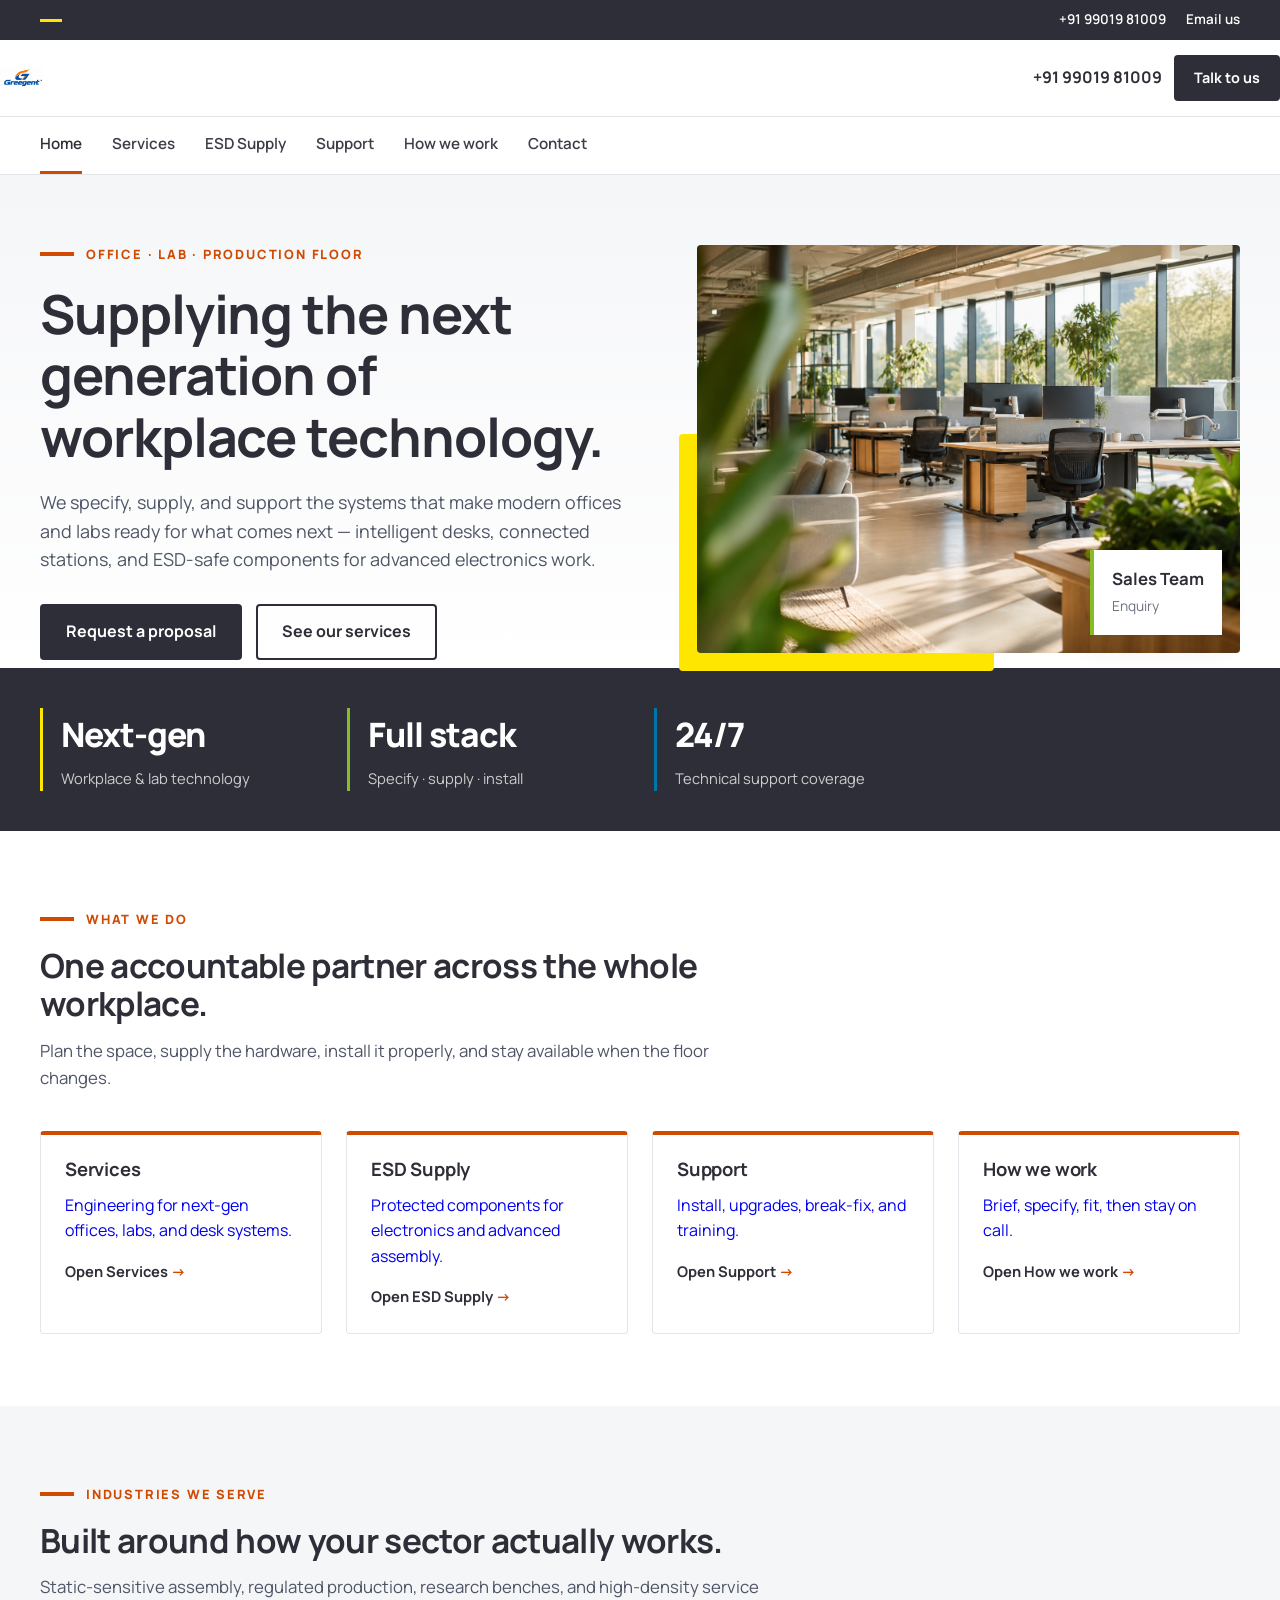
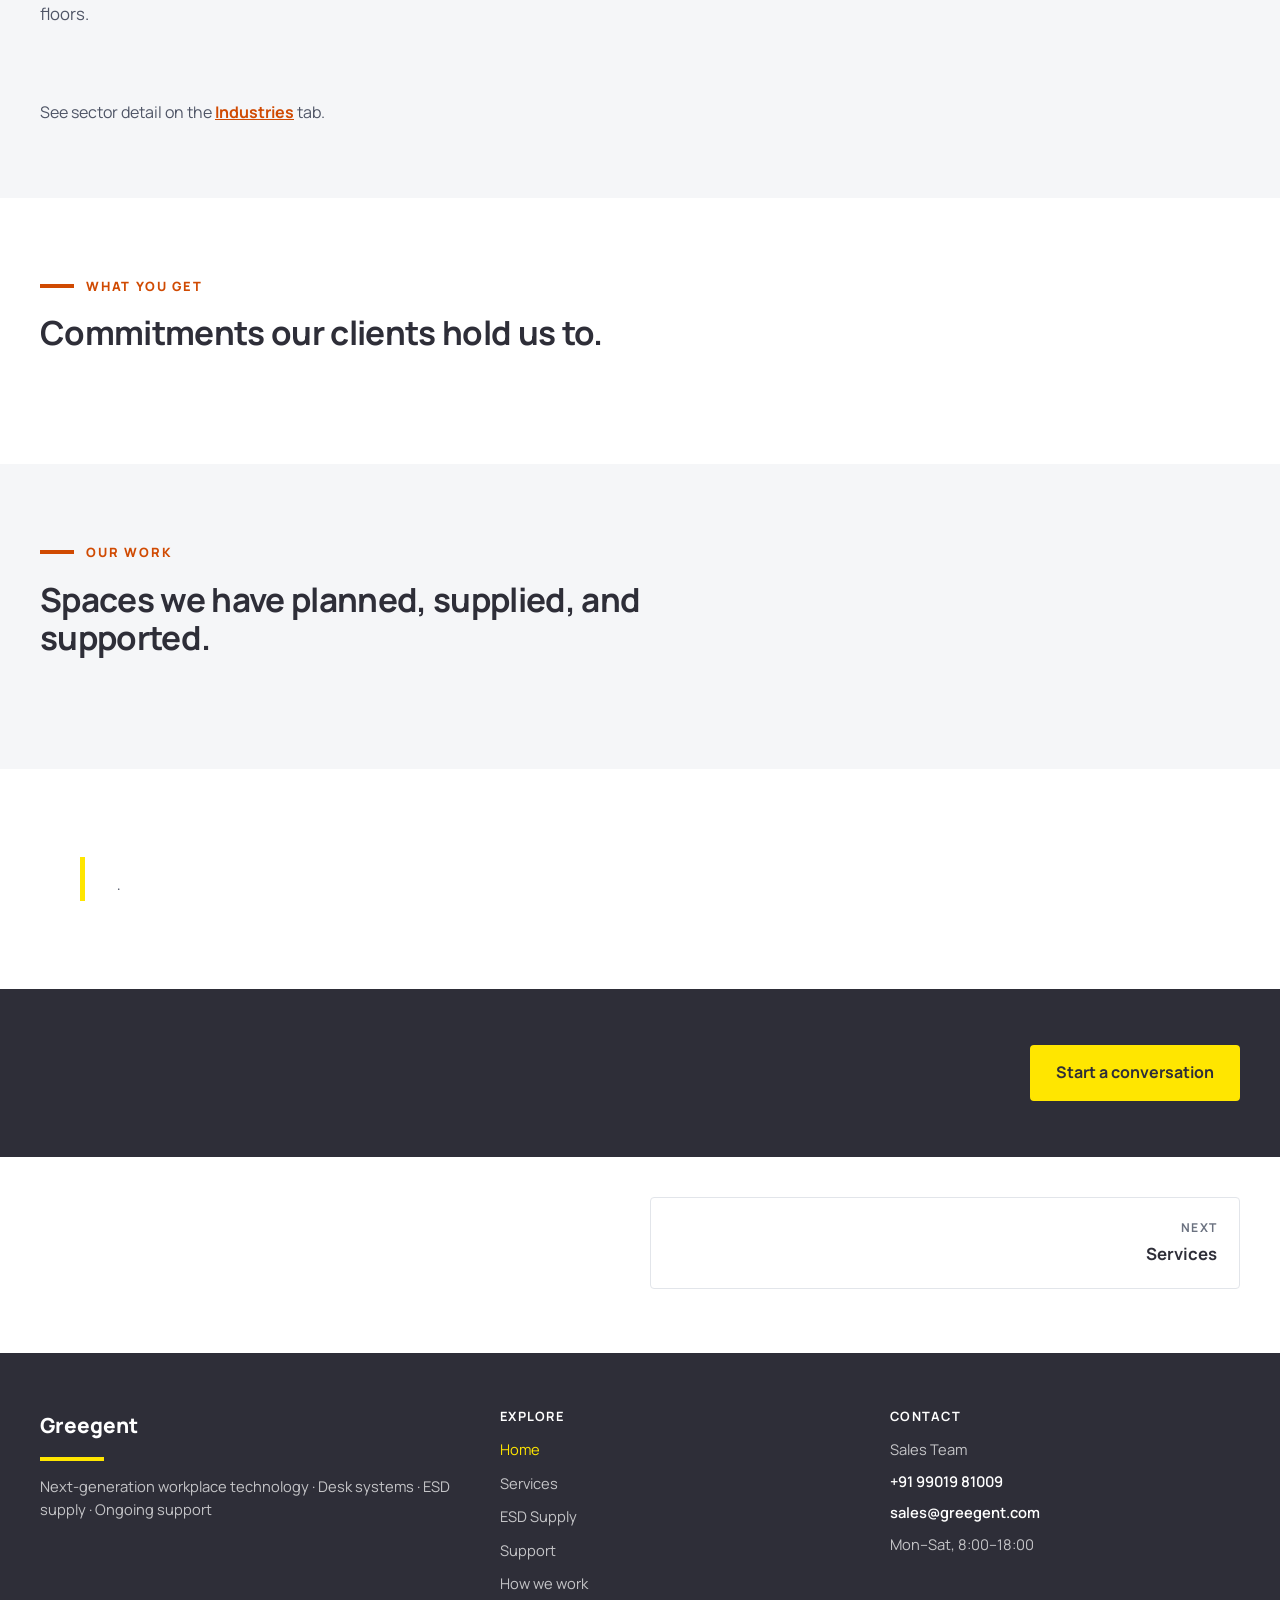
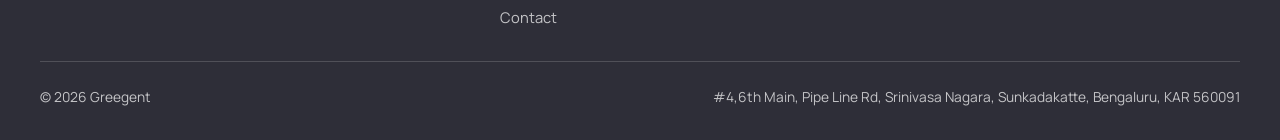
<file: index.html>
<!DOCTYPE html>
<html lang="en">
  <head>
    <meta charset="UTF-8" />
    <meta name="viewport" content="width=device-width, initial-scale=1.0" />
    <meta name="description" content="Workplace engineering, desk systems, ESD supply, and lifecycle support for industry." />
    <title>Home — Greegent Engineering Solutions</title>

    <link rel="preconnect" href="https://fonts.googleapis.com" />
    <link rel="preconnect" href="https://fonts.gstatic.com" crossorigin />
    <link href="https://fonts.googleapis.com/css2?family=Manrope:wght@400;500;600;700;800&display=swap" rel="stylesheet" />
    <link rel="stylesheet" href="css/styles.css" />
    <link rel="icon" type="image/jpeg" href="images/GreegentLogo.jpeg">

    <!-- Responsive/header fixes -->
    <style>
      /* Keep the header contents inside the wrap */
      .header-inner {
        display: flex;
        align-items: center;
        justify-content: space-between;
        box-sizing: border-box;
        width: 100%;
        max-width: 100%;
        min-width: 0;
        overflow: hidden;
      }

      /* Fixed logo size on desktop */
      .logo {
        display: flex;
        align-items: center;
        justify-content: center;
        width: 44px;
        height: 44px;
        min-width: 44px;
        max-width: 44px;
        flex: 0 0 44px;
        overflow: hidden;
      }

      .logo-image {
        display: block;
        width: 44px !important;
        height: 44px !important;
        min-width: 44px !important;
        max-width: 44px !important;
        min-height: 44px !important;
        max-height: 44px !important;
        object-fit: contain;
      }

      .header-actions {
        display: flex;
        align-items: center;
        gap: 12px;
        min-width: 0;
        max-width: 100%;
      }

      .header-actions > * {
        flex-shrink: 0;
      }

      /* Prevent content images from overflowing */
      main img {
        max-width: 100%;
      }

      /* Tablet */
      @media (max-width: 900px) {
        .wrap {
          width: 92%;
          max-width: none;
          box-sizing: border-box;
        }

        .header-phone {
          display: none;
        }

        .hero-grid {
          grid-template-columns: 1fr;
          gap: 32px;
        }

        .grid-4 {
          grid-template-columns: repeat(2, minmax(0, 1fr));
        }

        .grid-3 {
          grid-template-columns: repeat(2, minmax(0, 1fr));
        }

        .photo-gallery {
          grid-template-columns: repeat(2, minmax(0, 1fr));
        }
      }

      /* Mobile */
      @media (max-width: 600px) {
        .wrap {
          width: 90%;
        }

        .header-inner {
          min-height: 56px;
          padding: 8px 0;
        }

        .logo {
          width: 32px;
          height: 32px;
          min-width: 32px;
          max-width: 32px;
          flex: 0 0 32px;
        }

        .logo-image {
          width: 32px !important;
          height: 32px !important;
          min-width: 32px !important;
          max-width: 32px !important;
          min-height: 32px !important;
          max-height: 32px !important;
        }

        .header-actions {
          gap: 8px;
        }

        .header-phone,
        .btn-small {
          display: none;
        }

        .top-strip-inner {
          flex-direction: column;
          gap: 6px;
          text-align: center;
        }

        .strip-promise {
          margin: 0;
        }

        .strip-links {
          justify-content: center;
        }

        .tab-bar {
          display: none;
        }

        .nav-toggle {
          display: flex;
          flex-direction: column;
          justify-content: center;
          gap: 4px;
        }

        .hero {
          padding: 48px 0;
        }

        .hero-grid {
          grid-template-columns: 1fr;
          gap: 32px;
        }

        .hero h1 {
          font-size: clamp(2rem, 9vw, 3rem);
          line-height: 1.1;
        }

        .hero .lede {
          font-size: 1rem;
        }

        .hero-actions {
          flex-direction: column;
          width: 100%;
          gap: 12px;
        }

        .hero-actions .btn {
          width: 100%;
          text-align: center;
        }

        .hero-media,
        .hero-media img {
          width: 100%;
        }

        .hero-media img {
          height: auto;
          display: block;
        }

        .section {
          padding: 48px 0;
        }

        .section-head h2 {
          font-size: clamp(1.6rem, 7vw, 2.2rem);
          line-height: 1.2;
        }

        .grid-4,
        .grid-3,
        .outcome-grid,
        .photo-gallery {
          grid-template-columns: 1fr;
        }

        .stat-grid {
          grid-template-columns: 1fr 1fr;
          gap: 20px;
        }

        .quote {
          padding: 24px;
        }

        .quote blockquote {
          font-size: 1.2rem;
        }

        .cta-inner {
          flex-direction: column;
          align-items: flex-start;
          gap: 24px;
        }

        .cta-inner .btn {
          width: 100%;
          text-align: center;
        }

        .footer-top {
          grid-template-columns: 1fr;
          gap: 32px;
        }

        .footer-bottom {
          flex-direction: column;
          gap: 8px;
        }
      }

      /* Very small phones */
      @media (max-width: 400px) {
        .wrap {
          width: 92%;
        }

        .logo {
          width: 28px;
          height: 28px;
          min-width: 28px;
          max-width: 28px;
          flex-basis: 28px;
        }

        .logo-image {
          width: 28px !important;
          height: 28px !important;
          min-width: 28px !important;
          max-width: 28px !important;
          min-height: 28px !important;
          max-height: 28px !important;
        }

        .hero {
          padding: 36px 0;
        }

        .hero h1 {
          font-size: 2rem;
        }

        .stat-grid {
          grid-template-columns: 1fr;
        }
      }
    </style>
  </head>

  <body data-page="home">
    <header class="site-header">
      <div class="top-strip">
        <div class="wrap top-strip-inner">
          <p class="strip-promise" data-promise>Workplace engineering, delivered</p>
          <div class="strip-links">
            <a data-phone-link href="tel:+15550102400"><span data-phone>+1 555 010 2400</span></a>
            <a data-email-link href="mailto:hello@Greegent-solutions.example">Email us</a>
          </div>
        </div>
      </div>

      <div class="wrap header-inner">
        <a class="logo" href="index.html">
          <img src="images/GreegentLogo.jpeg" alt="Greegent" class="logo-image">
        </a>

        <div class="header-actions">
          <a class="header-phone" data-phone-link href="tel:+15550102400">
            <span data-phone>+1 555 010 2400</span>
          </a>

          <a class="btn btn-small" href="contact.html">Talk to us</a>

          <button class="nav-toggle" type="button" data-nav-toggle aria-expanded="false" aria-controls="site-tabs" aria-label="Menu">
            <span></span><span></span><span></span>
          </button>
        </div>
      </div>

      <nav class="tab-bar" id="site-tabs" aria-label="Site tabs">
        <div class="wrap">
          <ul data-nav>
            <li><a class="tab-link is-active" href="index.html" aria-current="page">Home</a></li>
            <li><a class="tab-link" href="services.html">Services</a></li>
            <li><a class="tab-link" href="industries.html">Industries</a></li>
            <li><a class="tab-link" href="esd.html">ESD Supply</a></li>
            <li><a class="tab-link" href="support.html">Support</a></li>
            <li><a class="tab-link" href="how-we-work.html">How we work</a></li>
            <li><a class="tab-link" href="contact.html">Contact</a></li>
          </ul>
        </div>
      </nav>
    </header>

    <main>
      <section class="hero">
        <div class="wrap hero-grid">
          <div>
            <p class="eyebrow">Office · Lab · Production floor</p>
            <h1 data-tagline>Engineering solutions that make the next generation of workplaces run.</h1>
            <p class="lede" data-intro></p>
            <div class="hero-actions">
              <a class="btn" href="contact.html">Request a proposal</a>
              <a class="btn btn-ghost" href="services.html">See our services</a>
            </div>
          </div>

          <div class="hero-media">
            <img data-img="homeHero" src="images/hero-workspace.png" alt="Sunlit office with plants and sit-stand desks" />
            <div class="hero-tag">
              <strong data-person-name>Alex Morgan</strong>
              <span data-person-role>Client Solutions Lead</span>
            </div>
          </div>
        </div>
      </section>

      <section class="stat-band">
        <div class="wrap">
          <dl class="stat-grid" data-stats></dl>
        </div>
      </section>

      <section class="section">
        <div class="wrap">
          <header class="section-head">
            <p class="eyebrow">What we do</p>
            <h2>One accountable partner across the whole workplace.</h2>
            <p>Plan the space, supply the hardware, install it properly, and stay available when the floor changes.</p>
          </header>
          <div class="card-grid grid-4" data-home-links></div>
        </div>
      </section>

      <section class="section section-tint">
        <div class="wrap">
          <header class="section-head">
            <p class="eyebrow">Industries we serve</p>
            <h2>Built around how your sector actually works.</h2>
            <p>Static-sensitive assembly, regulated production, research benches, and high-density service floors.</p>
          </header>
          <div class="card-grid grid-3" data-industries></div>
          <p class="page-cta">See sector detail on the <a href="industries.html">Industries</a> tab.</p>
        </div>
      </section>

      <section class="section">
        <div class="wrap">
          <header class="section-head">
            <p class="eyebrow">What you get</p>
            <h2>Commitments our clients hold us to.</h2>
          </header>
          <div class="outcome-grid" data-outcomes></div>
        </div>
      </section>

      <section class="section section-tint">
        <div class="wrap">
          <header class="section-head">
            <p class="eyebrow">Our work</p>
            <h2>Spaces we have planned, supplied, and supported.</h2>
          </header>
          <div class="photo-gallery" data-gallery></div>
        </div>
      </section>

      <section class="section">
        <div class="wrap">
          <figure class="quote">
            <blockquote data-quote-text></blockquote>
            <figcaption><strong data-quote-author></strong> · <span data-quote-org></span></figcaption>
          </figure>
        </div>
      </section>

      <section class="cta">
        <div class="wrap cta-inner">
          <div>
            <h2 data-cta-heading></h2>
            <p data-cta-text></p>
          </div>
          <a class="btn btn-yellow" href="contact.html"><span data-cta-button>Start a conversation</span></a>
        </div>
      </section>

      <nav class="pager-section" aria-label="Next page">
        <div class="wrap pager" data-pager></div>
      </nav>
    </main>

    <footer class="site-footer">
      <div class="wrap">
        <div class="footer-top">
          <div class="footer-brand">
            <strong data-company>Greegent</strong>
            <div class="footer-rule"></div>
            <p data-footer-note></p>
          </div>

          <div class="footer-col">
            <h4>Explore</h4>
            <ul class="footer-tabs" data-footer-nav></ul>
          </div>

          <div class="footer-col">
            <h4>Contact</h4>
            <div class="footer-contact">
              <span data-person-name></span>
              <a data-phone-link href="tel:+15550102400"><span data-phone></span></a>
              <a data-email-link href="mailto:hello@Greegent-solutions.example"><span data-email></span></a>
              <span data-hours></span>
            </div>
          </div>
        </div>

        <div class="footer-bottom">
          <p>© <span data-year>2026</span> <span data-legal>Greegent Engineering Solutions</span></p>
          <p><span data-address></span>, <span data-city></span></p>
        </div>
      </div>
    </footer>

    <script src="js/site-config.js"></script>
    <script src="js/app.js"></script>
  </body>
</html>
</file>
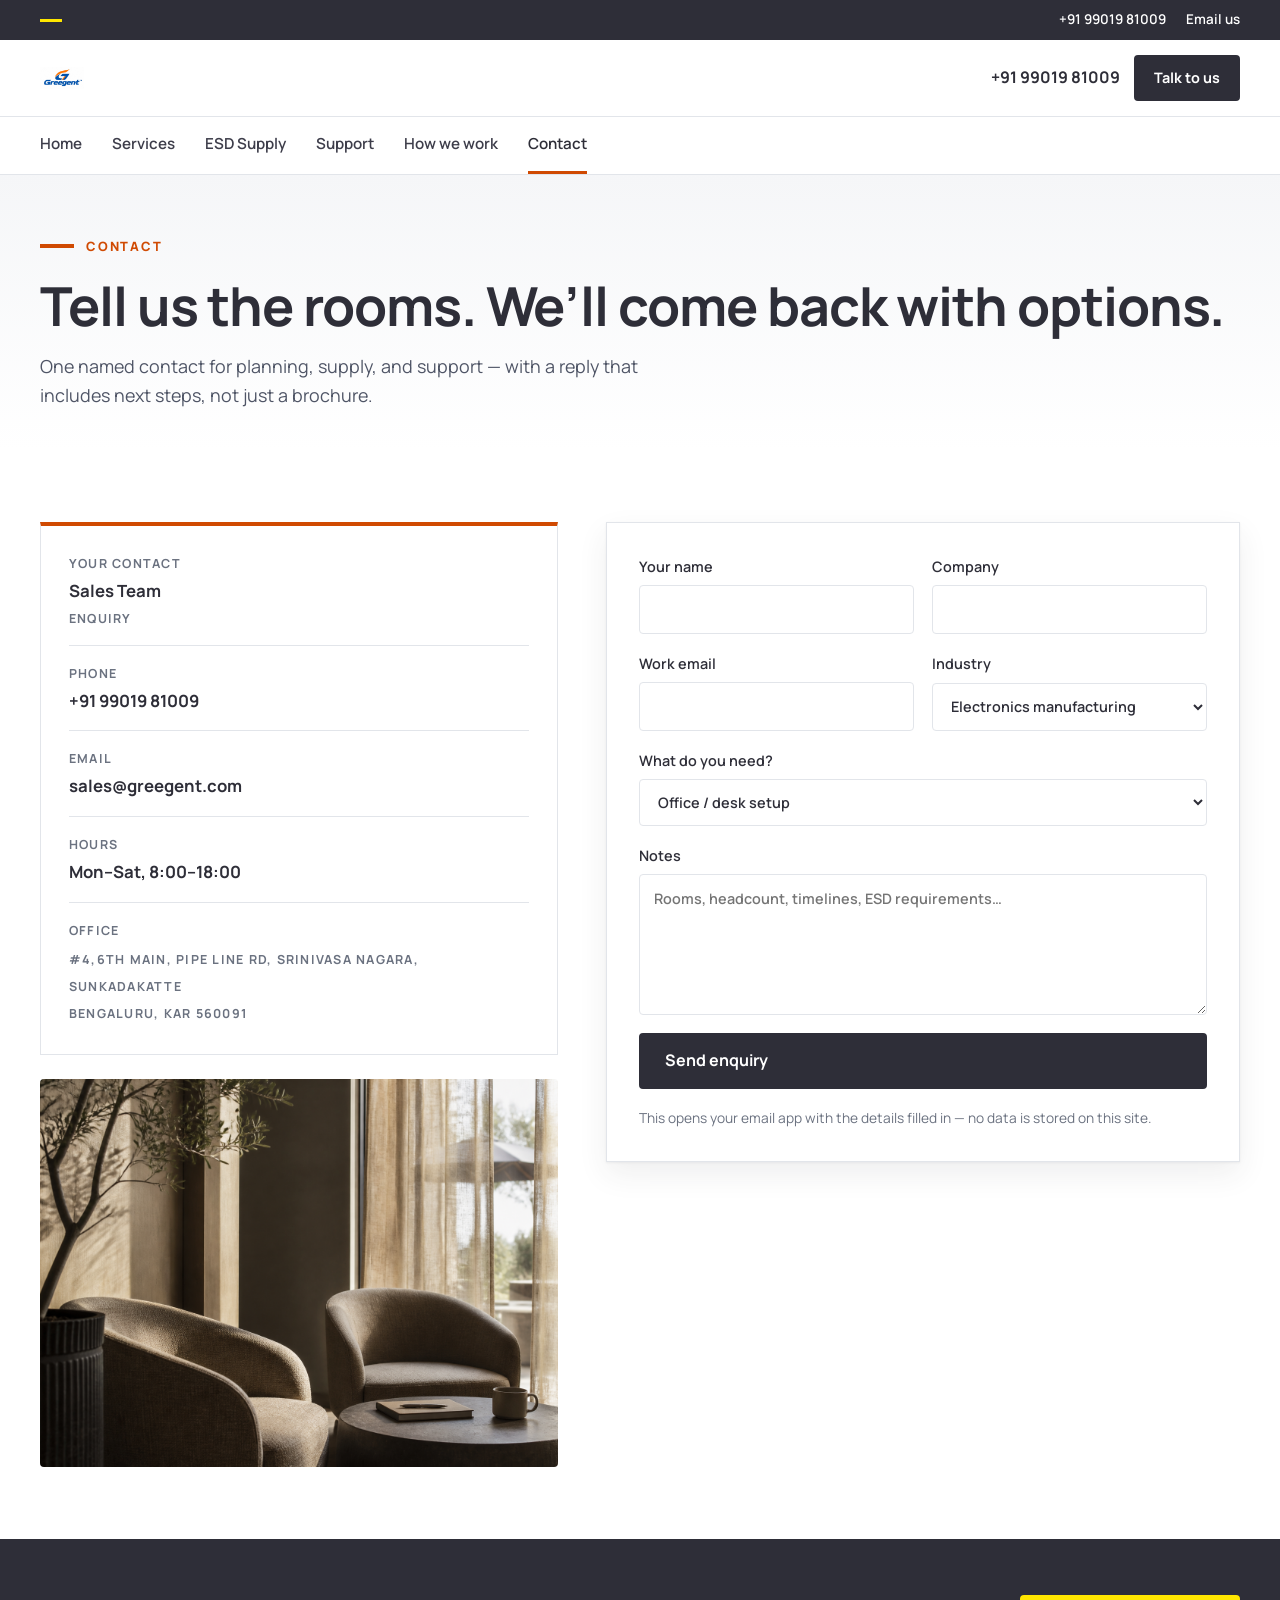
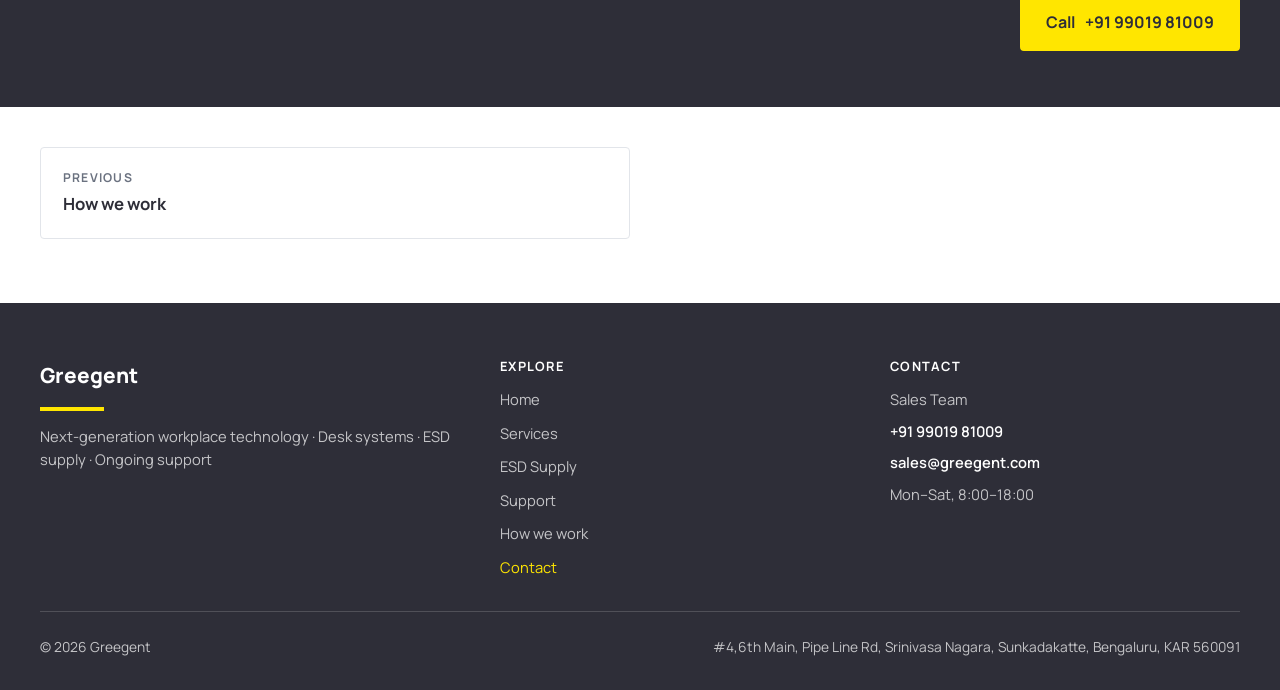
<file: contact.html>
<!DOCTYPE html>
<html lang="en">
  <head>
    <meta charset="UTF-8" />
    <meta name="viewport" content="width=device-width, initial-scale=1.0" />
    <meta name="description" content="Contact us about office setup, desk systems, ESD supply, and support." />
    <title>Contact — Greegent Engineering Solutions</title>
    <link rel="preconnect" href="https://fonts.googleapis.com" />
    <link rel="preconnect" href="https://fonts.gstatic.com" crossorigin />
    <link href="https://fonts.googleapis.com/css2?family=Manrope:wght@400;500;600;700;800&display=swap" rel="stylesheet" />
    <link rel="stylesheet" href="css/styles.css" />
    <link rel="icon" type="image/png" href="images/GreegentLogo.jpeg">
  </head>
  <body data-page="contact">
    <header class="site-header">
      <div class="top-strip">
        <div class="wrap top-strip-inner">
          <p class="strip-promise" data-promise>Workplace engineering, delivered</p>
          <div class="strip-links">
            <a data-phone-link href="tel:+15550102400"><span data-phone>+1 555 010 2400</span></a>
            <a data-email-link href="mailto:hello@Greegent-solutions.example">Email us</a>
          </div>
        </div>
      </div>
      <div class="wrap header-inner">
        <a class="logo" href="index.html">
           <img src="images/GreegentLogo.jpeg" alt="Greegent" class="logo-image">
        </a>
        <div class="header-actions">
          <a class="header-phone" data-phone-link href="tel:+15550102400"><span data-phone>+1 555 010 2400</span></a>
          <a class="btn btn-small" href="contact.html">Talk to us</a>
          <button class="nav-toggle" type="button" data-nav-toggle aria-expanded="false" aria-controls="site-tabs" aria-label="Menu">
            <span></span><span></span><span></span>
          </button>
        </div>
      </div>
      <nav class="tab-bar" id="site-tabs" aria-label="Site tabs">
        <div class="wrap">
          <ul data-nav>
            <li><a class="tab-link" href="index.html">Home</a></li>
            <li><a class="tab-link" href="services.html">Services</a></li>
            <li><a class="tab-link" href="industries.html">Industries</a></li>
            <li><a class="tab-link" href="esd.html">ESD Supply</a></li>
            <li><a class="tab-link" href="support.html">Support</a></li>
            <li><a class="tab-link" href="how-we-work.html">How we work</a></li>
            <li><a class="tab-link is-active" href="contact.html" aria-current="page">Contact</a></li>
          </ul>
        </div>
      </nav>
    </header>

    <main>
      <section class="page-hero">
        <div class="wrap">
          <p class="eyebrow">Contact</p>
          <h1>Tell us the rooms. We’ll come back with options.</h1>
          <p class="lede">One named contact for planning, supply, and support — with a reply that includes next steps, not just a brochure.</p>
        </div>
      </section>

      <section class="section">
        <div class="wrap contact-grid">
          <div>
            <div class="contact-card">
              <ul class="contact-details">
                <li>
                  <span>Your contact</span>
                  <strong data-person-name>Alex Morgan</strong>
                  <span data-person-role>Client Solutions Lead</span>
                </li>
                <li>
                  <span>Phone</span>
                  <a data-phone-link href="tel:+15550102400"><strong data-phone>+1 555 010 2400</strong></a>
                </li>
                <li>
                  <span>Email</span>
                  <a data-email-link href="mailto:hello@Greegent-solutions.example"><strong data-email>hello@Greegent-solutions.example</strong></a>
                </li>
                <li>
                  <span>Hours</span>
                  <strong data-hours>Mon–Fri, 8:00–18:00</strong>
                </li>
                <li>
                  <span>Office</span>
                  <strong>
                    <span data-address>2400 Industrial Way, Suite 12</span><br />
                    <span data-city>Your City, ST 00000</span>
                  </strong>
                </li>
              </ul>
            </div>
            <figure class="photo-frame" style="margin-top: 24px">
              <img data-img="contact" src="images/contact-nook.png" alt="Quiet meeting nook with natural light" />
            </figure>
          </div>

          <form class="contact-form" id="contact-form" action="#" method="post">
            <div class="form-row">
              <label>
                Your name
                <input type="text" name="name" required autocomplete="name" />
              </label>
              <label>
                Company
                <input type="text" name="company" autocomplete="organization" />
              </label>
            </div>
            <div class="form-row">
              <label>
                Work email
                <input type="email" name="email" required autocomplete="email" />
              </label>
              <label>
                Industry
                <select name="industry">
                  <option>Electronics manufacturing</option>
                  <option>Medical devices</option>
                  <option>Research &amp; laboratories</option>
                  <option>Aerospace &amp; automotive</option>
                  <option>IT &amp; shared services</option>
                  <option>Education &amp; training</option>
                  <option>Other</option>
                </select>
              </label>
            </div>
            <label>
              What do you need?
              <select name="need">
                <option>Office / desk setup</option>
                <option>ESD components</option>
                <option>Ongoing support</option>
                <option>Full workplace package</option>
              </select>
            </label>
            <label>
              Notes
              <textarea name="notes" rows="5" placeholder="Rooms, headcount, timelines, ESD requirements…"></textarea>
            </label>
            <button class="btn" type="submit">Send enquiry</button>
            <p class="form-note">This opens your email app with the details filled in — no data is stored on this site.</p>
          </form>
        </div>
      </section>

      <section class="cta">
        <div class="wrap cta-inner">
          <div>
            <h2 data-cta-heading></h2>
            <p data-cta-text></p>
          </div>
          <a class="btn btn-yellow" data-phone-link href="tel:+15550102400">Call <span data-phone></span></a>
        </div>
      </section>

      <nav class="pager-section" aria-label="Page navigation">
        <div class="wrap pager" data-pager></div>
      </nav>
    </main>

    <footer class="site-footer">
      <div class="wrap">
        <div class="footer-top">
          <div class="footer-brand">
            <strong data-company>Greegent</strong>
            <div class="footer-rule"></div>
            <p data-footer-note></p>
          </div>
          <div class="footer-col">
            <h4>Explore</h4>
            <ul class="footer-tabs" data-footer-nav></ul>
          </div>
          <div class="footer-col">
            <h4>Contact</h4>
            <div class="footer-contact">
              <span data-person-name></span>
              <a data-phone-link href="tel:+15550102400"><span data-phone></span></a>
              <a data-email-link href="mailto:hello@Greegent-solutions.example"><span data-email></span></a>
              <span data-hours></span>
            </div>
          </div>
        </div>
        <div class="footer-bottom">
          <p>© <span data-year>2026</span> <span data-legal>Greegent Engineering Solutions</span></p>
          <p><span data-address></span>, <span data-city></span></p>
        </div>
      </div>
    </footer>

    <script src="js/site-config.js"></script>
    <script src="js/app.js"></script>
  </body>
</html>
</file>
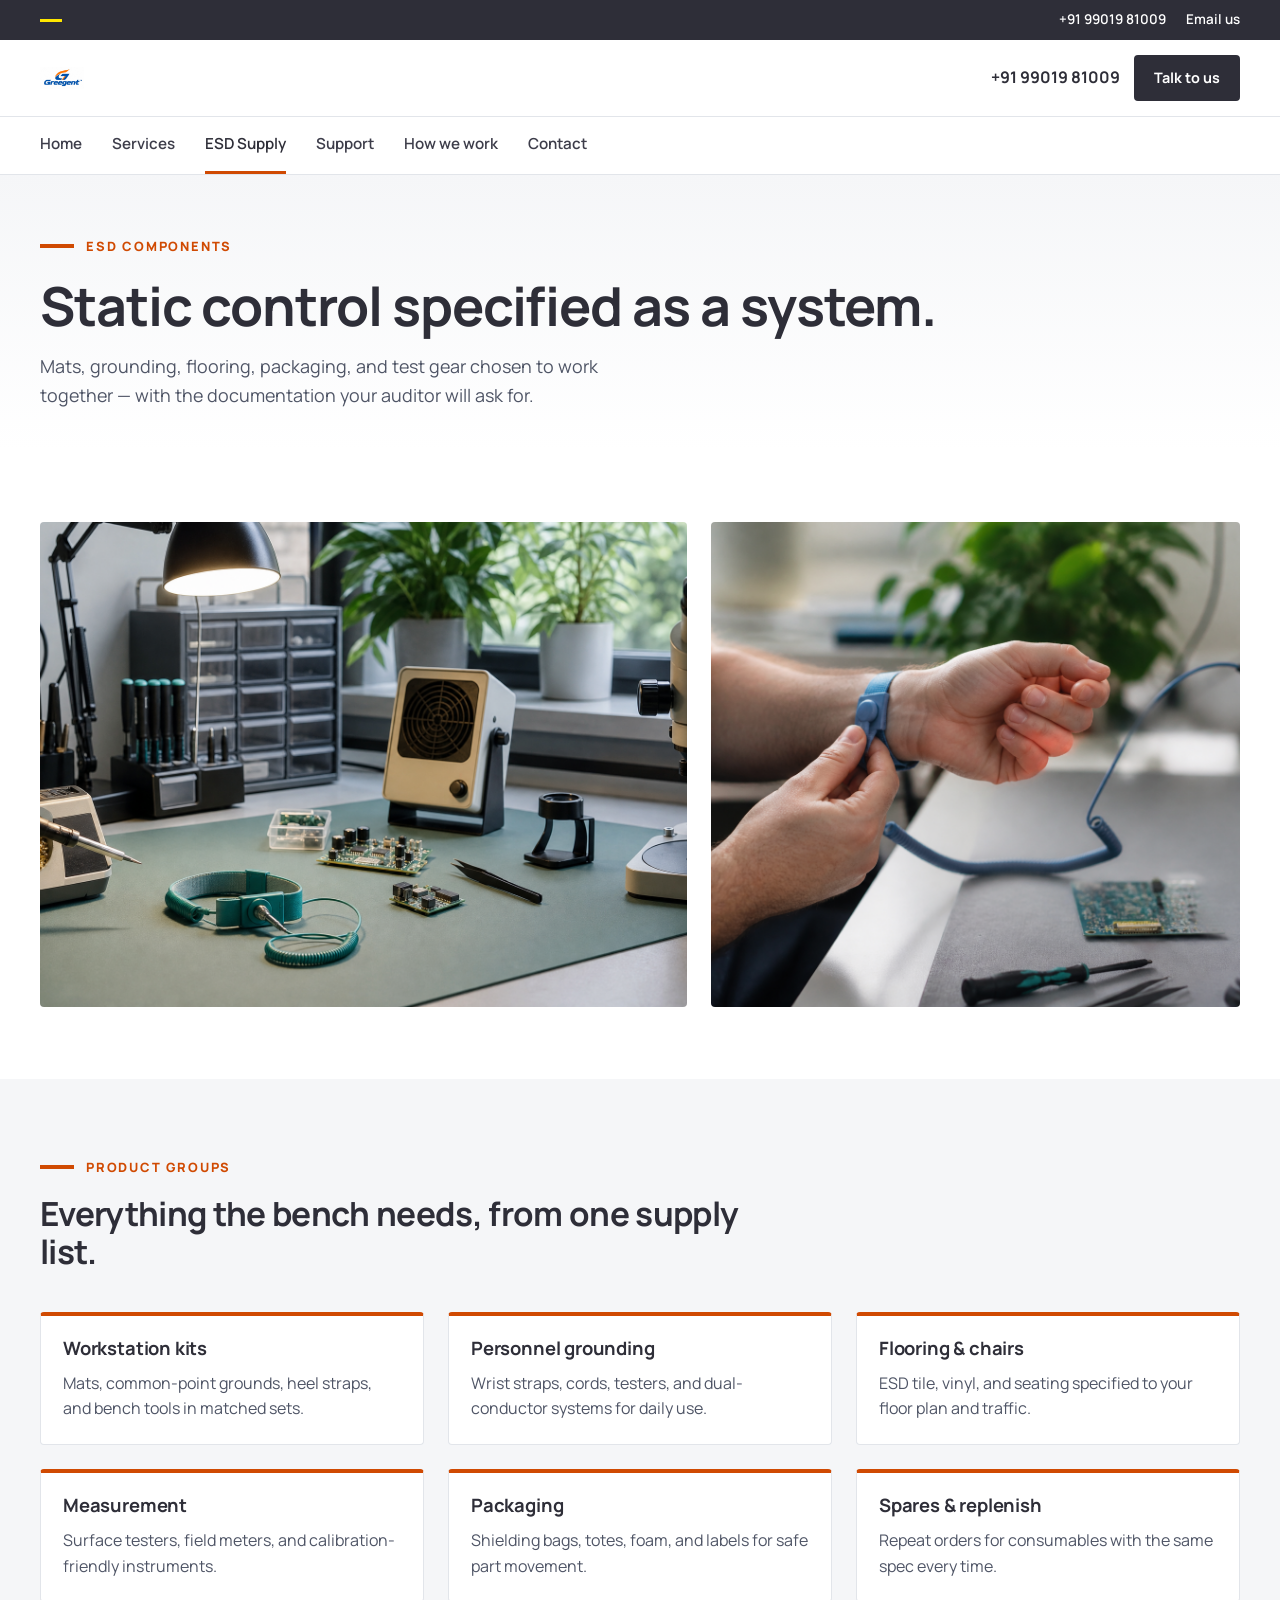
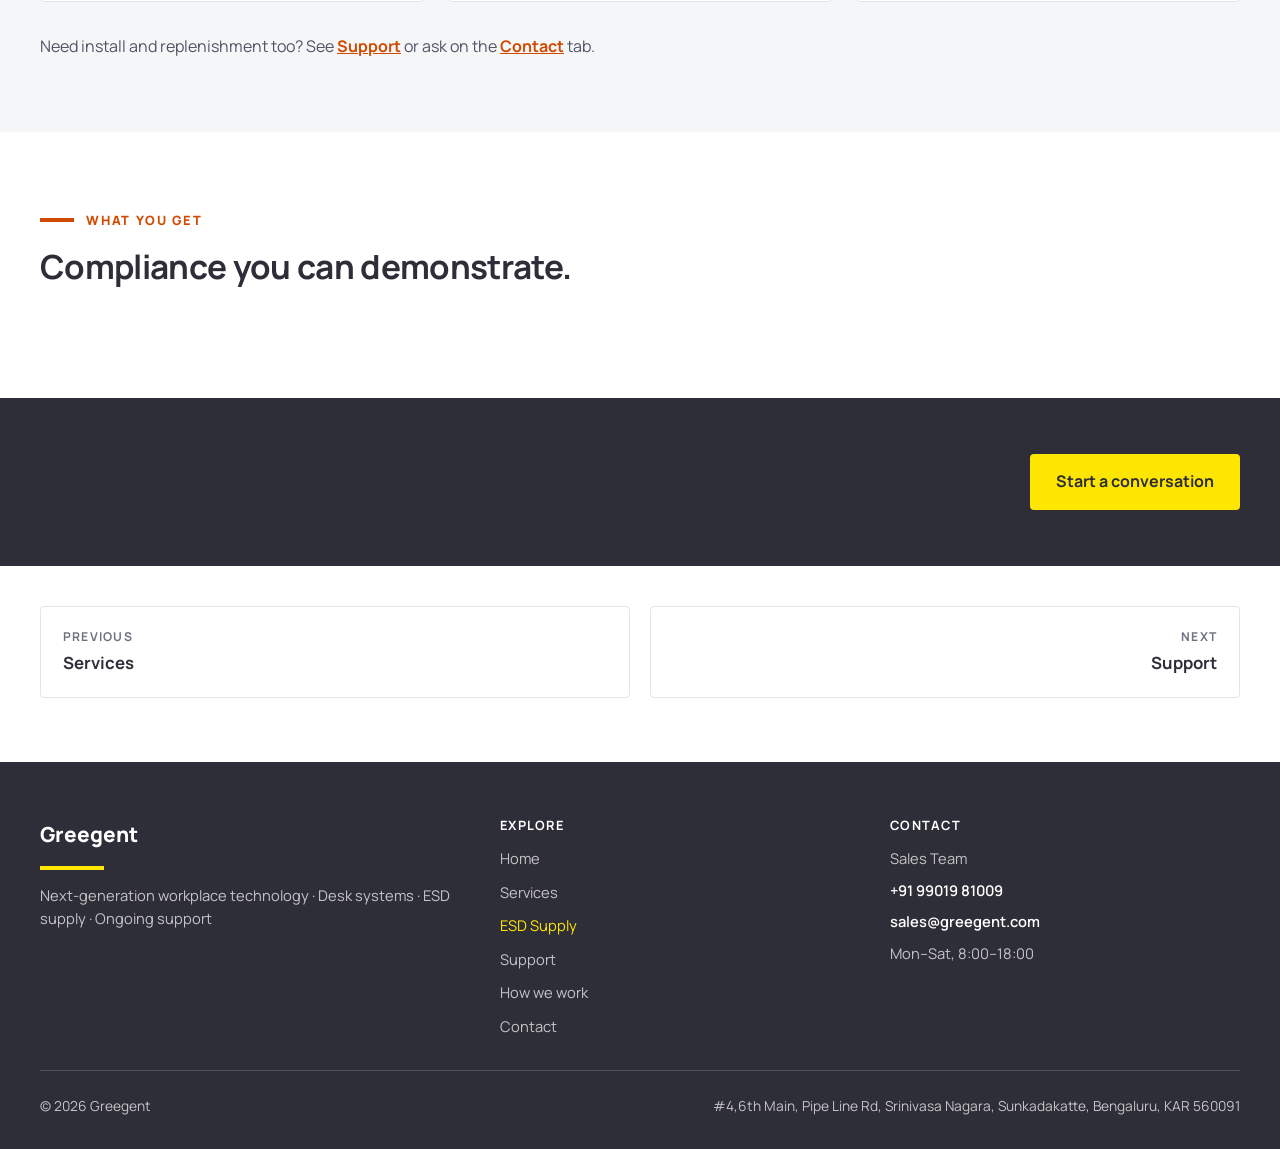
<file: esd.html>
<!DOCTYPE html>
<html lang="en">
  <head>
    <meta charset="UTF-8" />
    <meta name="viewport" content="width=device-width, initial-scale=1.0" />
    <meta name="description" content="ESD components: mats, grounding, flooring, packaging, measurement, and replenishment." />
    <title>ESD Supply — Greegent Engineering Solutions</title>
    <link rel="preconnect" href="https://fonts.googleapis.com" />
    <link rel="preconnect" href="https://fonts.gstatic.com" crossorigin />
    <link href="https://fonts.googleapis.com/css2?family=Manrope:wght@400;500;600;700;800&display=swap" rel="stylesheet" />
    <link rel="stylesheet" href="css/styles.css" />
    <link rel="icon" type="image/png" href="images/GreegentLogo.jpeg">
  </head>
  <body data-page="esd">
    <header class="site-header">
      <div class="top-strip">
        <div class="wrap top-strip-inner">
          <p class="strip-promise" data-promise>Workplace engineering, delivered</p>
          <div class="strip-links">
            <a data-phone-link href="tel:+15550102400"><span data-phone>+1 555 010 2400</span></a>
            <a data-email-link href="mailto:hello@Greegent-solutions.example">Email us</a>
          </div>
        </div>
      </div>
      <div class="wrap header-inner">
        <a class="logo" href="index.html">
           <img src="images/GreegentLogo.jpeg" alt="Greegent" class="logo-image">
        </a>
        <div class="header-actions">
          <a class="header-phone" data-phone-link href="tel:+15550102400"><span data-phone>+1 555 010 2400</span></a>
          <a class="btn btn-small" href="contact.html">Talk to us</a>
          <button class="nav-toggle" type="button" data-nav-toggle aria-expanded="false" aria-controls="site-tabs" aria-label="Menu">
            <span></span><span></span><span></span>
          </button>
        </div>
      </div>
      <nav class="tab-bar" id="site-tabs" aria-label="Site tabs">
        <div class="wrap">
          <ul data-nav>
            <li><a class="tab-link" href="index.html">Home</a></li>
            <li><a class="tab-link" href="services.html">Services</a></li>
            <li><a class="tab-link" href="industries.html">Industries</a></li>
            <li><a class="tab-link is-active" href="esd.html" aria-current="page">ESD Supply</a></li>
            <li><a class="tab-link" href="support.html">Support</a></li>
            <li><a class="tab-link" href="how-we-work.html">How we work</a></li>
            <li><a class="tab-link" href="contact.html">Contact</a></li>
          </ul>
        </div>
      </nav>
    </header>

    <main>
      <section class="page-hero">
        <div class="wrap">
          <p class="eyebrow">ESD components</p>
          <h1>Static control specified as a system.</h1>
          <p class="lede">Mats, grounding, flooring, packaging, and test gear chosen to work together — with the documentation your auditor will ask for.</p>
        </div>
      </section>

      <section class="section">
        <div class="wrap">
          <div class="photo-split">
            <figure class="photo-frame">
              <img data-img="esdMain" src="images/esd-bench.png" alt="ESD workstation with tools" />
            </figure>
            <figure class="photo-frame">
              <img data-img="esdDetail" src="images/esd-hands.png" alt="Fitting an ESD wrist strap at the bench" />
            </figure>
          </div>
        </div>
      </section>

      <section class="section section-tint">
        <div class="wrap">
          <header class="section-head">
            <p class="eyebrow">Product groups</p>
            <h2>Everything the bench needs, from one supply list.</h2>
          </header>
          <div class="card-grid grid-3" data-esd></div>
          <p class="page-cta">Need install and replenishment too? See <a href="support.html">Support</a> or ask on the <a href="contact.html">Contact</a> tab.</p>
        </div>
      </section>

      <section class="section">
        <div class="wrap">
          <header class="section-head">
            <p class="eyebrow">What you get</p>
            <h2>Compliance you can demonstrate.</h2>
          </header>
          <div class="outcome-grid" data-outcomes></div>
        </div>
      </section>

      <section class="cta">
        <div class="wrap cta-inner">
          <div>
            <h2 data-cta-heading></h2>
            <p data-cta-text></p>
          </div>
          <a class="btn btn-yellow" href="contact.html"><span data-cta-button>Start a conversation</span></a>
        </div>
      </section>

      <nav class="pager-section" aria-label="Page navigation">
        <div class="wrap pager" data-pager></div>
      </nav>
    </main>

    <footer class="site-footer">
      <div class="wrap">
        <div class="footer-top">
          <div class="footer-brand">
            <strong data-company>Greegent</strong>
            <div class="footer-rule"></div>
            <p data-footer-note></p>
          </div>
          <div class="footer-col">
            <h4>Explore</h4>
            <ul class="footer-tabs" data-footer-nav></ul>
          </div>
          <div class="footer-col">
            <h4>Contact</h4>
            <div class="footer-contact">
              <span data-person-name></span>
              <a data-phone-link href="tel:+15550102400"><span data-phone></span></a>
              <a data-email-link href="mailto:hello@Greegent-solutions.example"><span data-email></span></a>
              <span data-hours></span>
            </div>
          </div>
        </div>
        <div class="footer-bottom">
          <p>© <span data-year>2026</span> <span data-legal>Greegent Engineering Solutions</span></p>
          <p><span data-address></span>, <span data-city></span></p>
        </div>
      </div>
    </footer>

    <script src="js/site-config.js"></script>
    <script src="js/app.js"></script>
  </body>
</html>
</file>
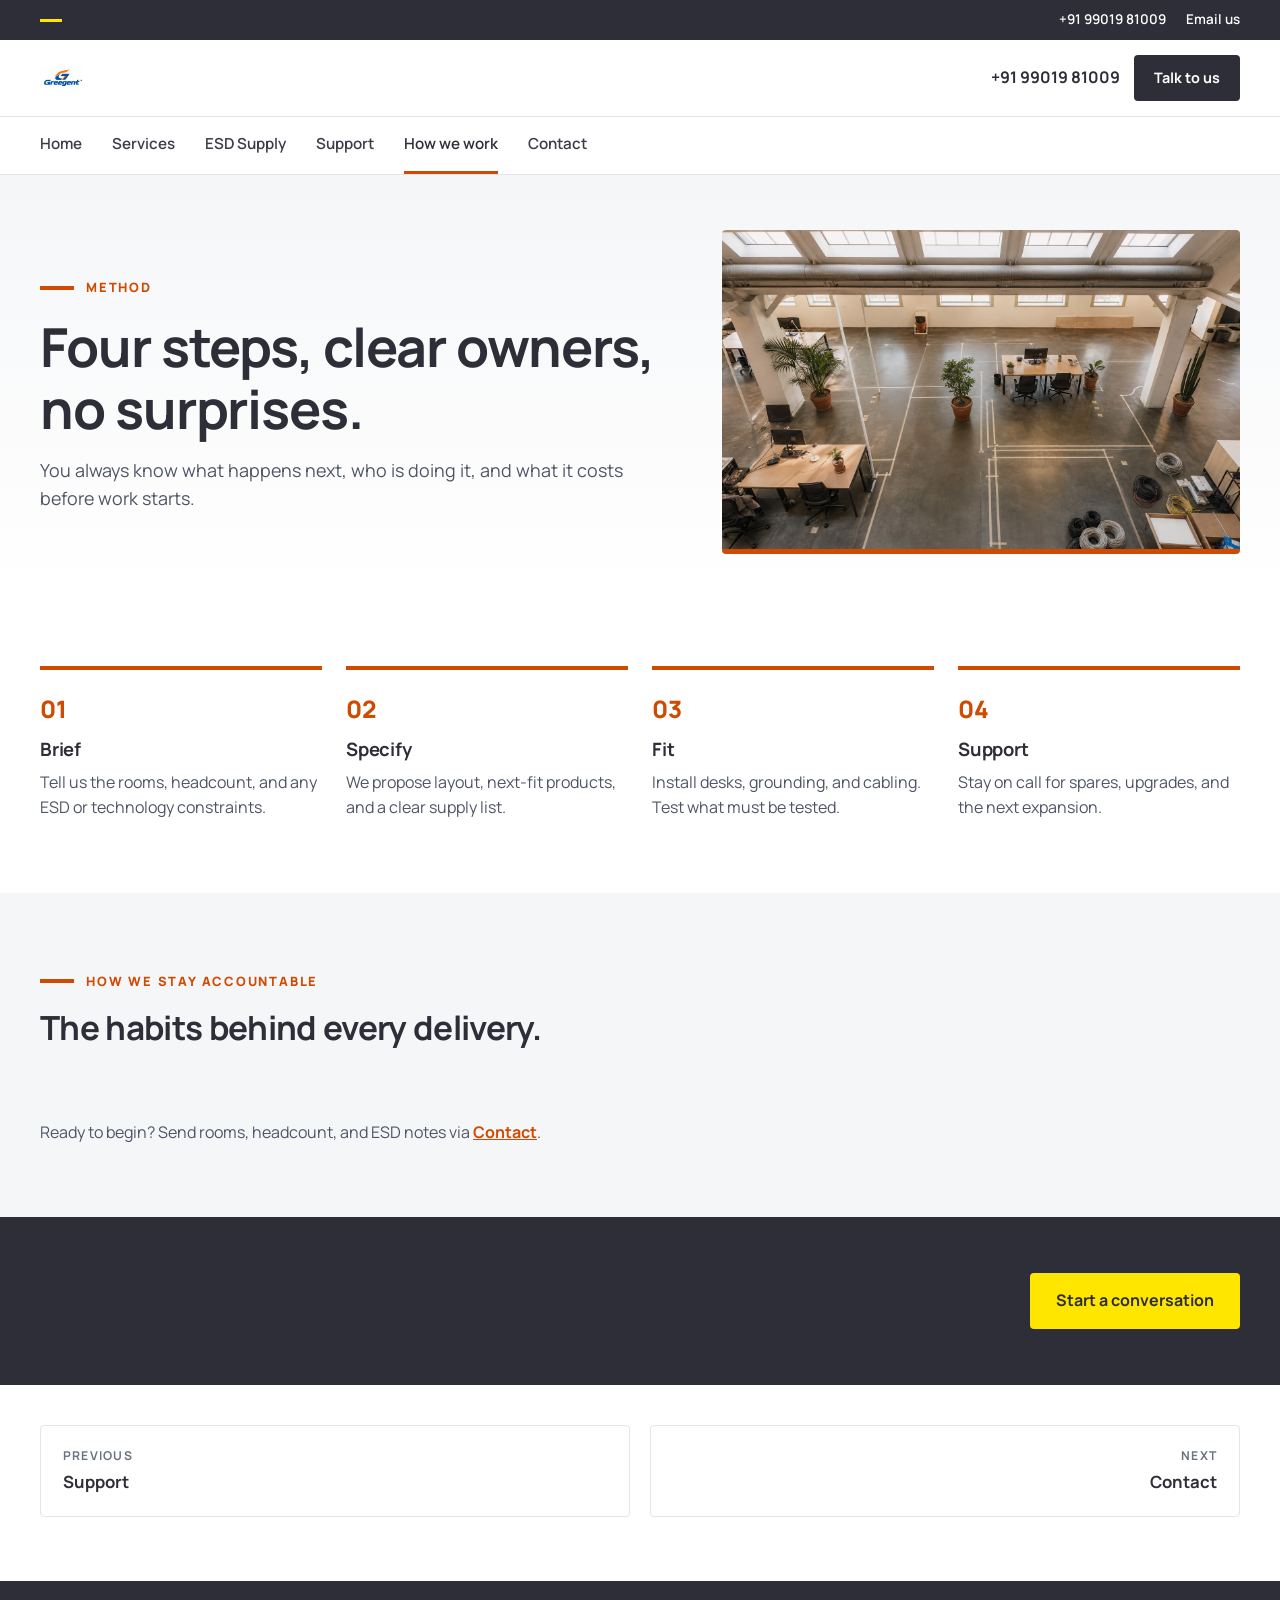
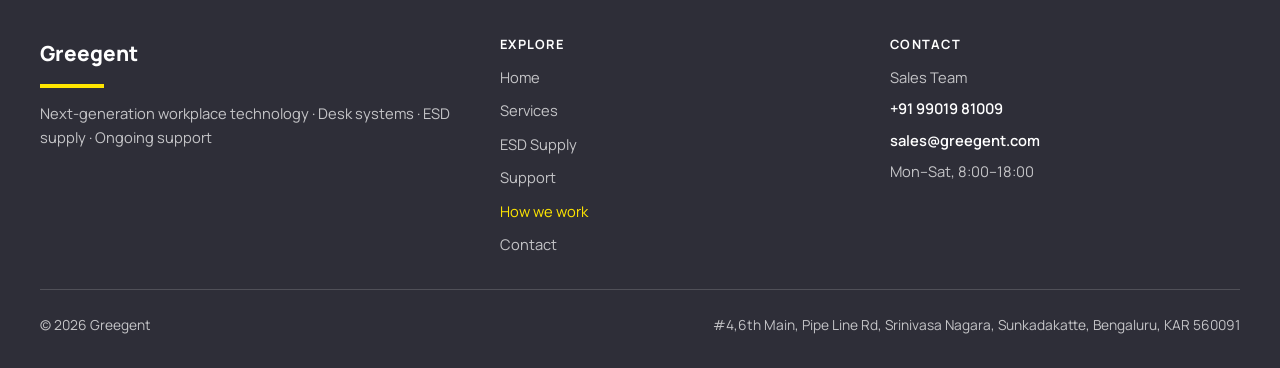
<file: how-we-work.html>
<!DOCTYPE html>
<html lang="en">
  <head>
    <meta charset="UTF-8" />
    <meta name="viewport" content="width=device-width, initial-scale=1.0" />
    <meta name="description" content="Our method: brief, specify, deliver, support — with clear owners and honest lead times." />
    <title>How we work — Gregent Engineering Solutions</title>
    <link rel="preconnect" href="https://fonts.googleapis.com" />
    <link rel="preconnect" href="https://fonts.gstatic.com" crossorigin />
    <link href="https://fonts.googleapis.com/css2?family=Manrope:wght@400;500;600;700;800&display=swap" rel="stylesheet" />
    <link rel="stylesheet" href="css/styles.css" />
    <link rel="icon" type="image/png" href="images/GreegentLogo.jpeg">
  </head>
  <body data-page="process">
    <header class="site-header">
      <div class="top-strip">
        <div class="wrap top-strip-inner">
          <p class="strip-promise" data-promise>Workplace engineering, delivered</p>
          <div class="strip-links">
            <a data-phone-link href="tel:+15550102400"><span data-phone>+1 555 010 2400</span></a>
            <a data-email-link href="mailto:hello@Greegent-solutions.example">Email us</a>
          </div>
        </div>
      </div>
      <div class="wrap header-inner">
        <a class="logo" href="index.html">
           <img src="images/GreegentLogo.jpeg" alt="Greegent" class="logo-image">
        </a>
        <div class="header-actions">
          <a class="header-phone" data-phone-link href="tel:+15550102400"><span data-phone>+1 555 010 2400</span></a>
          <a class="btn btn-small" href="contact.html">Talk to us</a>
          <button class="nav-toggle" type="button" data-nav-toggle aria-expanded="false" aria-controls="site-tabs" aria-label="Menu">
            <span></span><span></span><span></span>
          </button>
        </div>
      </div>
      <nav class="tab-bar" id="site-tabs" aria-label="Site tabs">
        <div class="wrap">
          <ul data-nav>
            <li><a class="tab-link" href="index.html">Home</a></li>
            <li><a class="tab-link" href="services.html">Services</a></li>
            <li><a class="tab-link" href="industries.html">Industries</a></li>
            <li><a class="tab-link" href="esd.html">ESD Supply</a></li>
            <li><a class="tab-link" href="support.html">Support</a></li>
            <li><a class="tab-link is-active" href="how-we-work.html" aria-current="page">How we work</a></li>
            <li><a class="tab-link" href="contact.html">Contact</a></li>
          </ul>
        </div>
      </nav>
    </header>

    <main>
      <section class="page-hero">
        <div class="wrap page-hero-grid">
          <div>
            <p class="eyebrow">Method</p>
            <h1>Four steps, clear owners, no surprises.</h1>
            <p class="lede">You always know what happens next, who is doing it, and what it costs before work starts.</p>
          </div>
          <img data-img="process" src="images/process-layout.png" alt="Open floor being laid out for new desks" />
        </div>
      </section>

      <section class="section">
        <div class="wrap">
          <ol class="process" data-process></ol>
        </div>
      </section>

      <section class="section section-tint">
        <div class="wrap">
          <header class="section-head">
            <p class="eyebrow">How we stay accountable</p>
            <h2>The habits behind every delivery.</h2>
          </header>
          <div class="card-grid grid-4" data-differentiators></div>
          <p class="page-cta">Ready to begin? Send rooms, headcount, and ESD notes via <a href="contact.html">Contact</a>.</p>
        </div>
      </section>

      <section class="cta">
        <div class="wrap cta-inner">
          <div>
            <h2 data-cta-heading></h2>
            <p data-cta-text></p>
          </div>
          <a class="btn btn-yellow" href="contact.html"><span data-cta-button>Start a conversation</span></a>
        </div>
      </section>

      <nav class="pager-section" aria-label="Page navigation">
        <div class="wrap pager" data-pager></div>
      </nav>
    </main>

    <footer class="site-footer">
      <div class="wrap">
        <div class="footer-top">
          <div class="footer-brand">
            <strong data-company>Greegent</strong>
            <div class="footer-rule"></div>
            <p data-footer-note></p>
          </div>
          <div class="footer-col">
            <h4>Explore</h4>
            <ul class="footer-tabs" data-footer-nav></ul>
          </div>
          <div class="footer-col">
            <h4>Contact</h4>
            <div class="footer-contact">
              <span data-person-name></span>
              <a data-phone-link href="tel:+15550102400"><span data-phone></span></a>
              <a data-email-link href="mailto:hello@Greegent-solutions.example"><span data-email></span></a>
              <span data-hours></span>
            </div>
          </div>
        </div>
        <div class="footer-bottom">
          <p>© <span data-year>2026</span> <span data-legal>Greegent Engineering Solutions</span></p>
          <p><span data-address></span>, <span data-city></span></p>
        </div>
      </div>
    </footer>

    <script src="js/site-config.js"></script>
    <script src="js/app.js"></script>
  </body>
</html>
</file>
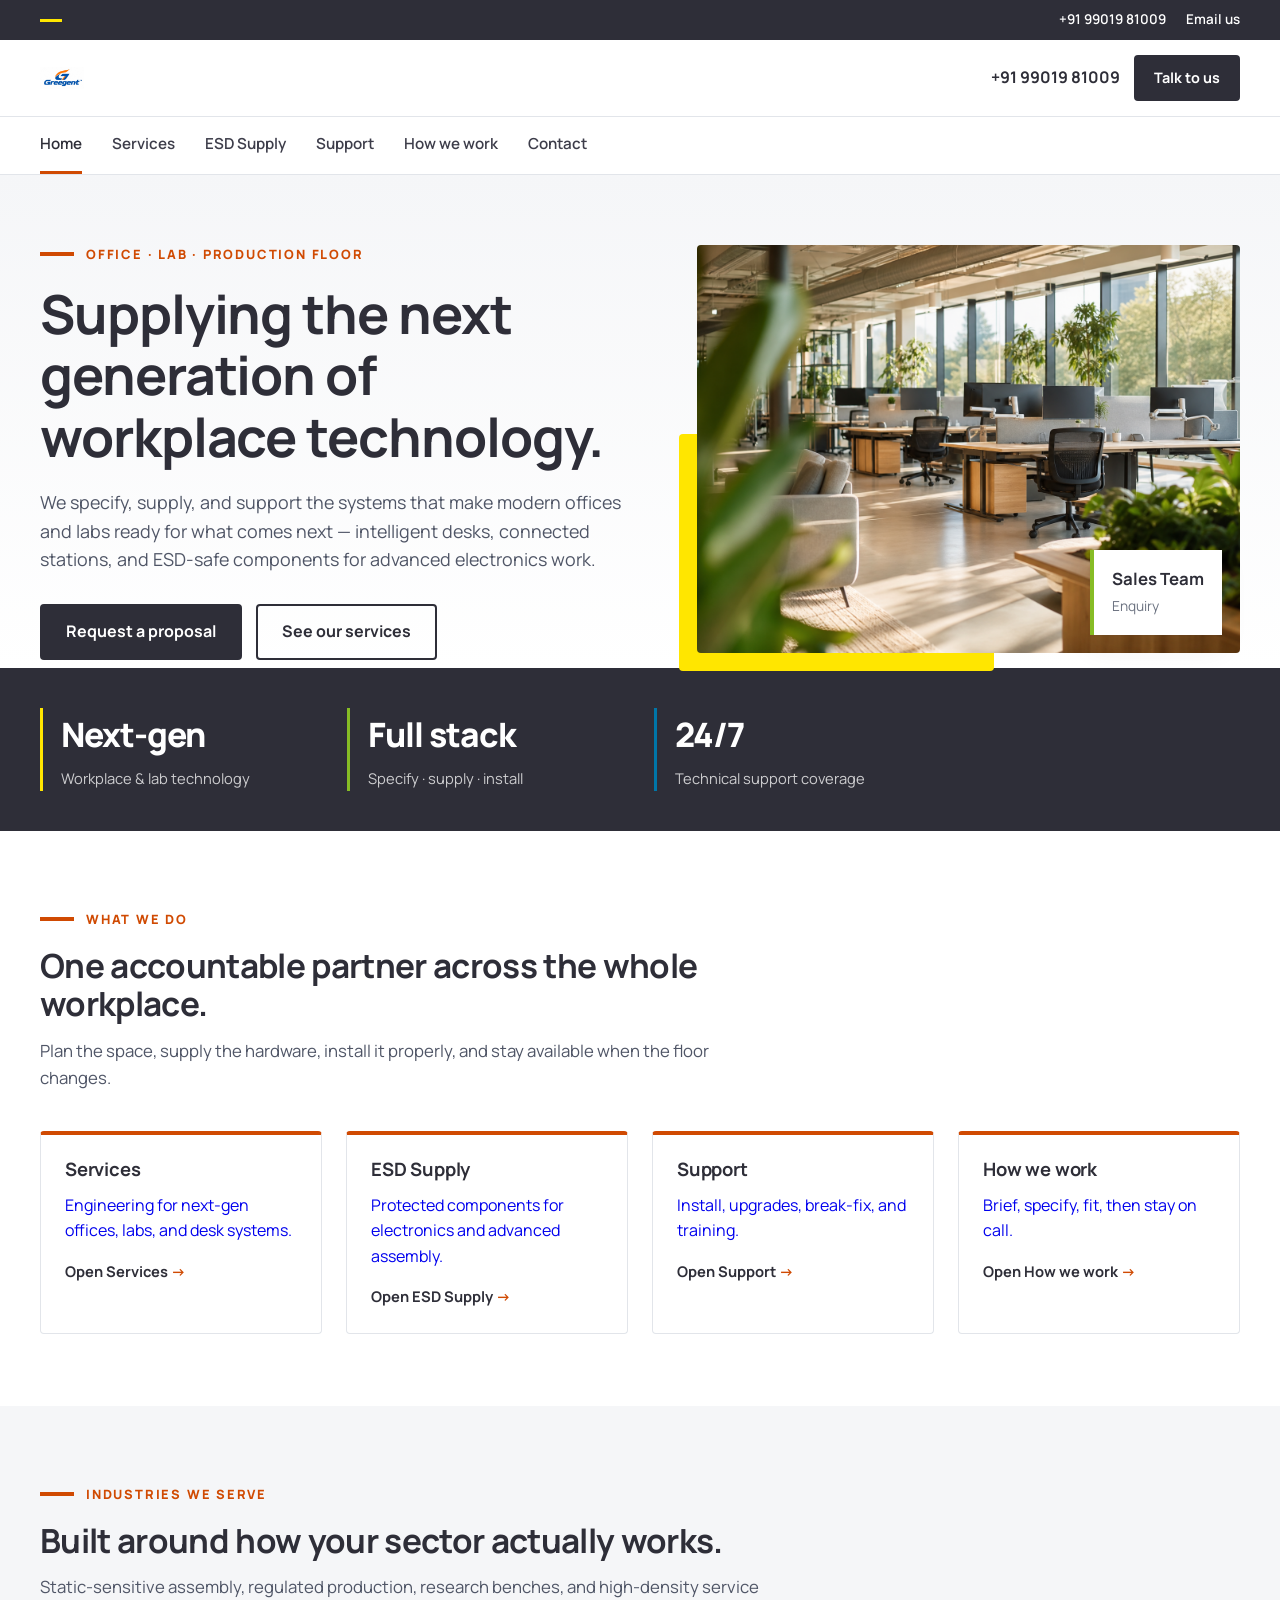
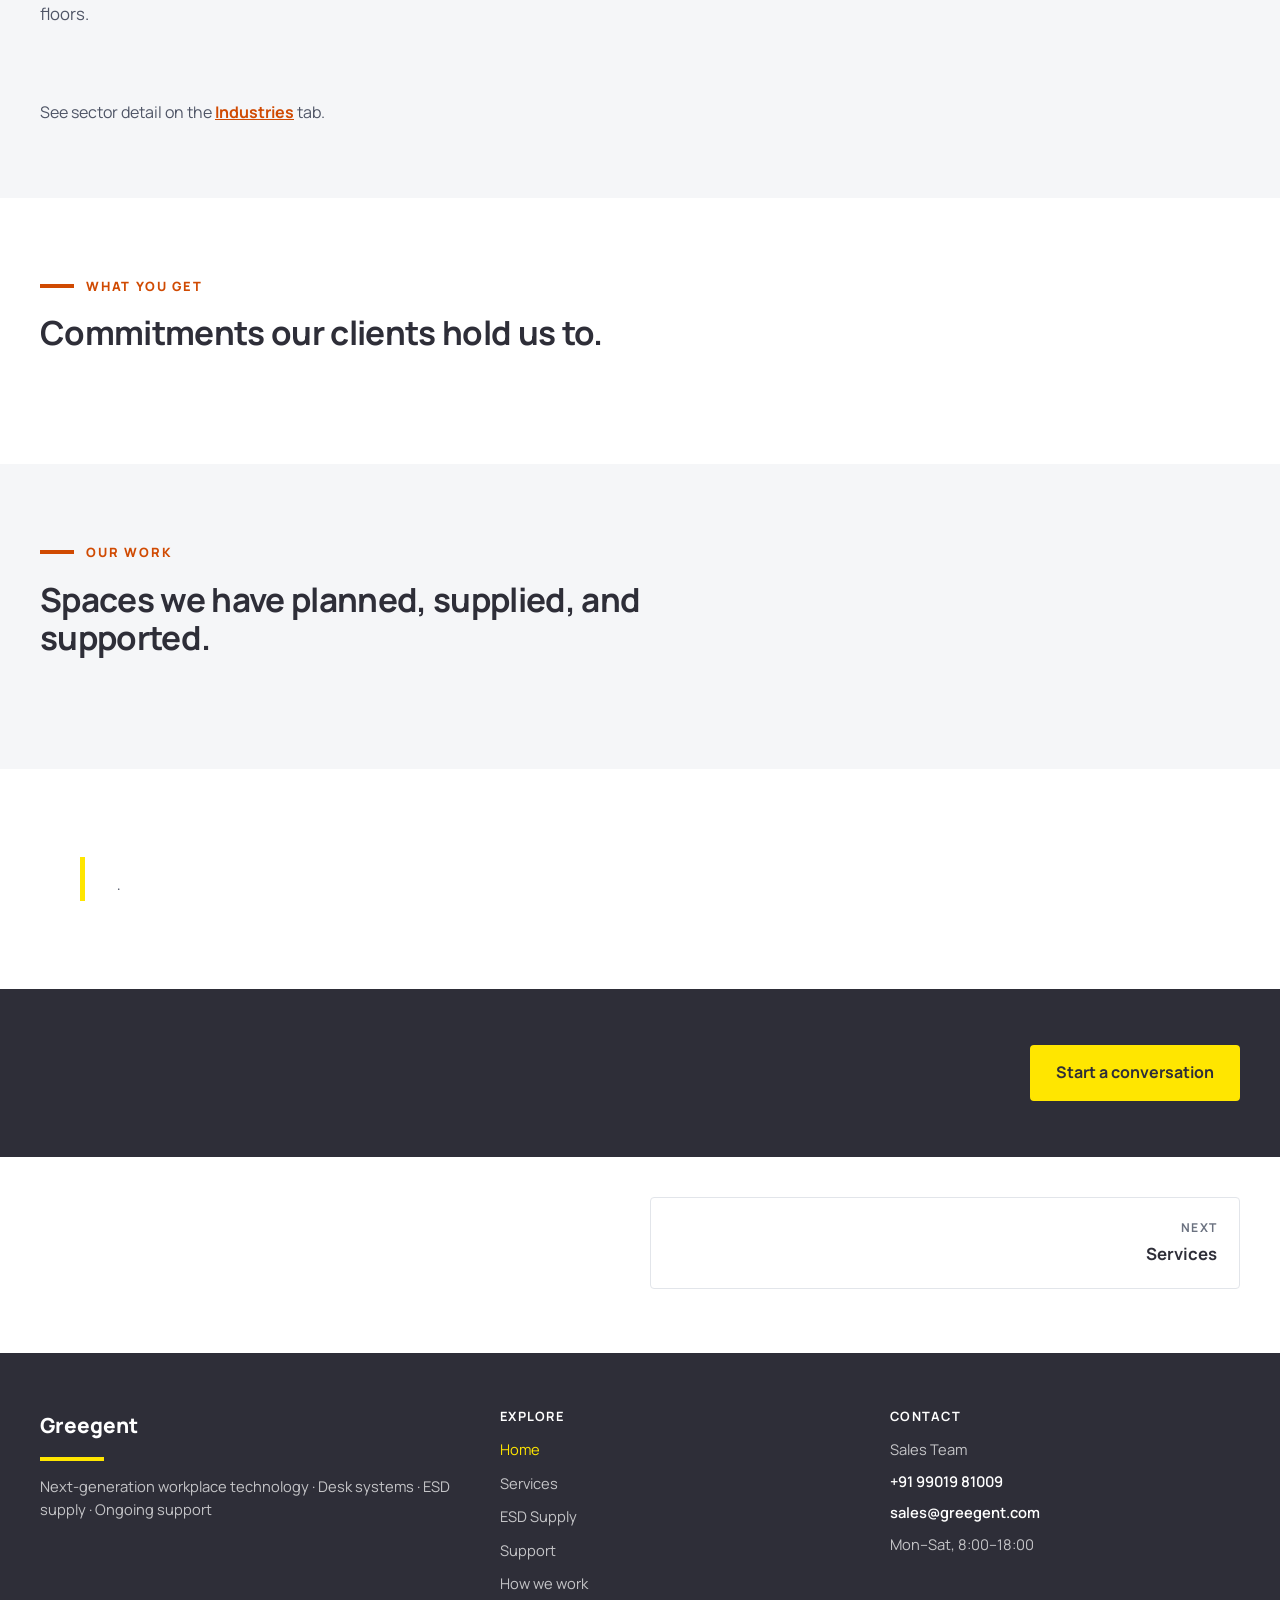
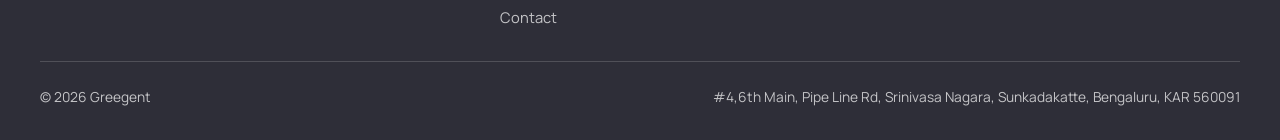
<file: indexold.html>
<!DOCTYPE html>
<html lang="en">
  <head>
    <meta charset="UTF-8" />
    <meta name="viewport" content="width=device-width, initial-scale=1.0" />
    <meta name="description" content="Workplace engineering, desk systems, ESD supply, and lifecycle support for industry." />
    <title>Home — Greegent Engineering Solutions</title>
    <link rel="preconnect" href="https://fonts.googleapis.com" />
    <link rel="preconnect" href="https://fonts.gstatic.com" crossorigin />
    <link href="https://fonts.googleapis.com/css2?family=Manrope:wght@400;500;600;700;800&display=swap" rel="stylesheet" />
    <link rel="stylesheet" href="css/styles.css" />
    <link rel="icon" type="image/png" href="images/GreegentLogo.jpeg">
  </head>
  <body data-page="home">
    <header class="site-header">
      <div class="top-strip">
        <div class="wrap top-strip-inner">
          <p class="strip-promise" data-promise>Workplace engineering, delivered</p>
          <div class="strip-links">
            <a data-phone-link href="tel:+15550102400"><span data-phone>+1 555 010 2400</span></a>
            <a data-email-link href="mailto:hello@Greegent-solutions.example">Email us</a>
          </div>
        </div>
      </div>
      <div class="wrap header-inner">
        <a class="logo" href="index.html">
           <img src="images/GreegentLogo.jpeg" alt="Greegent" class="logo-image">
        </a>
        <div class="header-actions">
          <a class="header-phone" data-phone-link href="tel:+15550102400"><span data-phone>+1 555 010 2400</span></a>
          <a class="btn btn-small" href="contact.html">Talk to us</a>
          <button class="nav-toggle" type="button" data-nav-toggle aria-expanded="false" aria-controls="site-tabs" aria-label="Menu">
            <span></span><span></span><span></span>
          </button>
        </div>
      </div>
      <nav class="tab-bar" id="site-tabs" aria-label="Site tabs">
        <div class="wrap">
          <ul data-nav>
            <li><a class="tab-link is-active" href="index.html" aria-current="page">Home</a></li>
            <li><a class="tab-link" href="services.html">Services</a></li>
            <li><a class="tab-link" href="industries.html">Industries</a></li>
            <li><a class="tab-link" href="esd.html">ESD Supply</a></li>
            <li><a class="tab-link" href="support.html">Support</a></li>
            <li><a class="tab-link" href="how-we-work.html">How we work</a></li>
            <li><a class="tab-link" href="contact.html">Contact</a></li>
          </ul>
        </div>
      </nav>
    </header>

    <main>
      <section class="hero">
        <div class="wrap hero-grid">
          <div>
            <p class="eyebrow">Office · Lab · Production floor</p>
            <h1 data-tagline>Engineering solutions that make the next generation of workplaces run.</h1>
            <p class="lede" data-intro></p>
            <div class="hero-actions">
              <a class="btn" href="contact.html">Request a proposal</a>
              <a class="btn btn-ghost" href="services.html">See our services</a>
            </div>
          </div>
          <div class="hero-media">
            <img data-img="homeHero" src="images/hero-workspace.png" alt="Sunlit office with plants and sit-stand desks" />
            <div class="hero-tag">
              <strong data-person-name>Alex Morgan</strong>
              <span data-person-role>Client Solutions Lead</span>
            </div>
          </div>
        </div>
      </section>

      <section class="stat-band">
        <div class="wrap">
          <dl class="stat-grid" data-stats></dl>
        </div>
      </section>

      <section class="section">
        <div class="wrap">
          <header class="section-head">
            <p class="eyebrow">What we do</p>
            <h2>One accountable partner across the whole workplace.</h2>
            <p>Plan the space, supply the hardware, install it properly, and stay available when the floor changes.</p>
          </header>
          <div class="card-grid grid-4" data-home-links></div>
        </div>
      </section>

      <section class="section section-tint">
        <div class="wrap">
          <header class="section-head">
            <p class="eyebrow">Industries we serve</p>
            <h2>Built around how your sector actually works.</h2>
            <p>Static-sensitive assembly, regulated production, research benches, and high-density service floors.</p>
          </header>
          <div class="card-grid grid-3" data-industries></div>
          <p class="page-cta">See sector detail on the <a href="industries.html">Industries</a> tab.</p>
        </div>
      </section>

      <section class="section">
        <div class="wrap">
          <header class="section-head">
            <p class="eyebrow">What you get</p>
            <h2>Commitments our clients hold us to.</h2>
          </header>
          <div class="outcome-grid" data-outcomes></div>
        </div>
      </section>

      <section class="section section-tint">
        <div class="wrap">
          <header class="section-head">
            <p class="eyebrow">Our work</p>
            <h2>Spaces we have planned, supplied, and supported.</h2>
          </header>
          <div class="photo-gallery" data-gallery></div>
        </div>
      </section>

      <section class="section">
        <div class="wrap">
          <figure class="quote">
            <blockquote data-quote-text></blockquote>
            <figcaption><strong data-quote-author></strong> · <span data-quote-org></span></figcaption>
          </figure>
        </div>
      </section>

      <section class="cta">
        <div class="wrap cta-inner">
          <div>
            <h2 data-cta-heading></h2>
            <p data-cta-text></p>
          </div>
          <a class="btn btn-yellow" href="contact.html"><span data-cta-button>Start a conversation</span></a>
        </div>
      </section>

      <nav class="pager-section" aria-label="Next page">
        <div class="wrap pager" data-pager></div>
      </nav>
    </main>

    <footer class="site-footer">
      <div class="wrap">
        <div class="footer-top">
          <div class="footer-brand">
            <strong data-company>Greegent</strong>
            <div class="footer-rule"></div>
            <p data-footer-note></p>
          </div>
          <div class="footer-col">
            <h4>Explore</h4>
            <ul class="footer-tabs" data-footer-nav></ul>
          </div>
          <div class="footer-col">
            <h4>Contact</h4>
            <div class="footer-contact">
              <span data-person-name></span>
              <a data-phone-link href="tel:+15550102400"><span data-phone></span></a>
              <a data-email-link href="mailto:hello@Greegent-solutions.example"><span data-email></span></a>
              <span data-hours></span>
            </div>
          </div>
        </div>
        <div class="footer-bottom">
          <p>© <span data-year>2026</span> <span data-legal>Greegent Engineering Solutions</span></p>
          <p><span data-address></span>, <span data-city></span></p>
        </div>
      </div>
    </footer>

    <script src="js/site-config.js"></script>
    <script src="js/app.js"></script>
  </body>
</html>
</file>
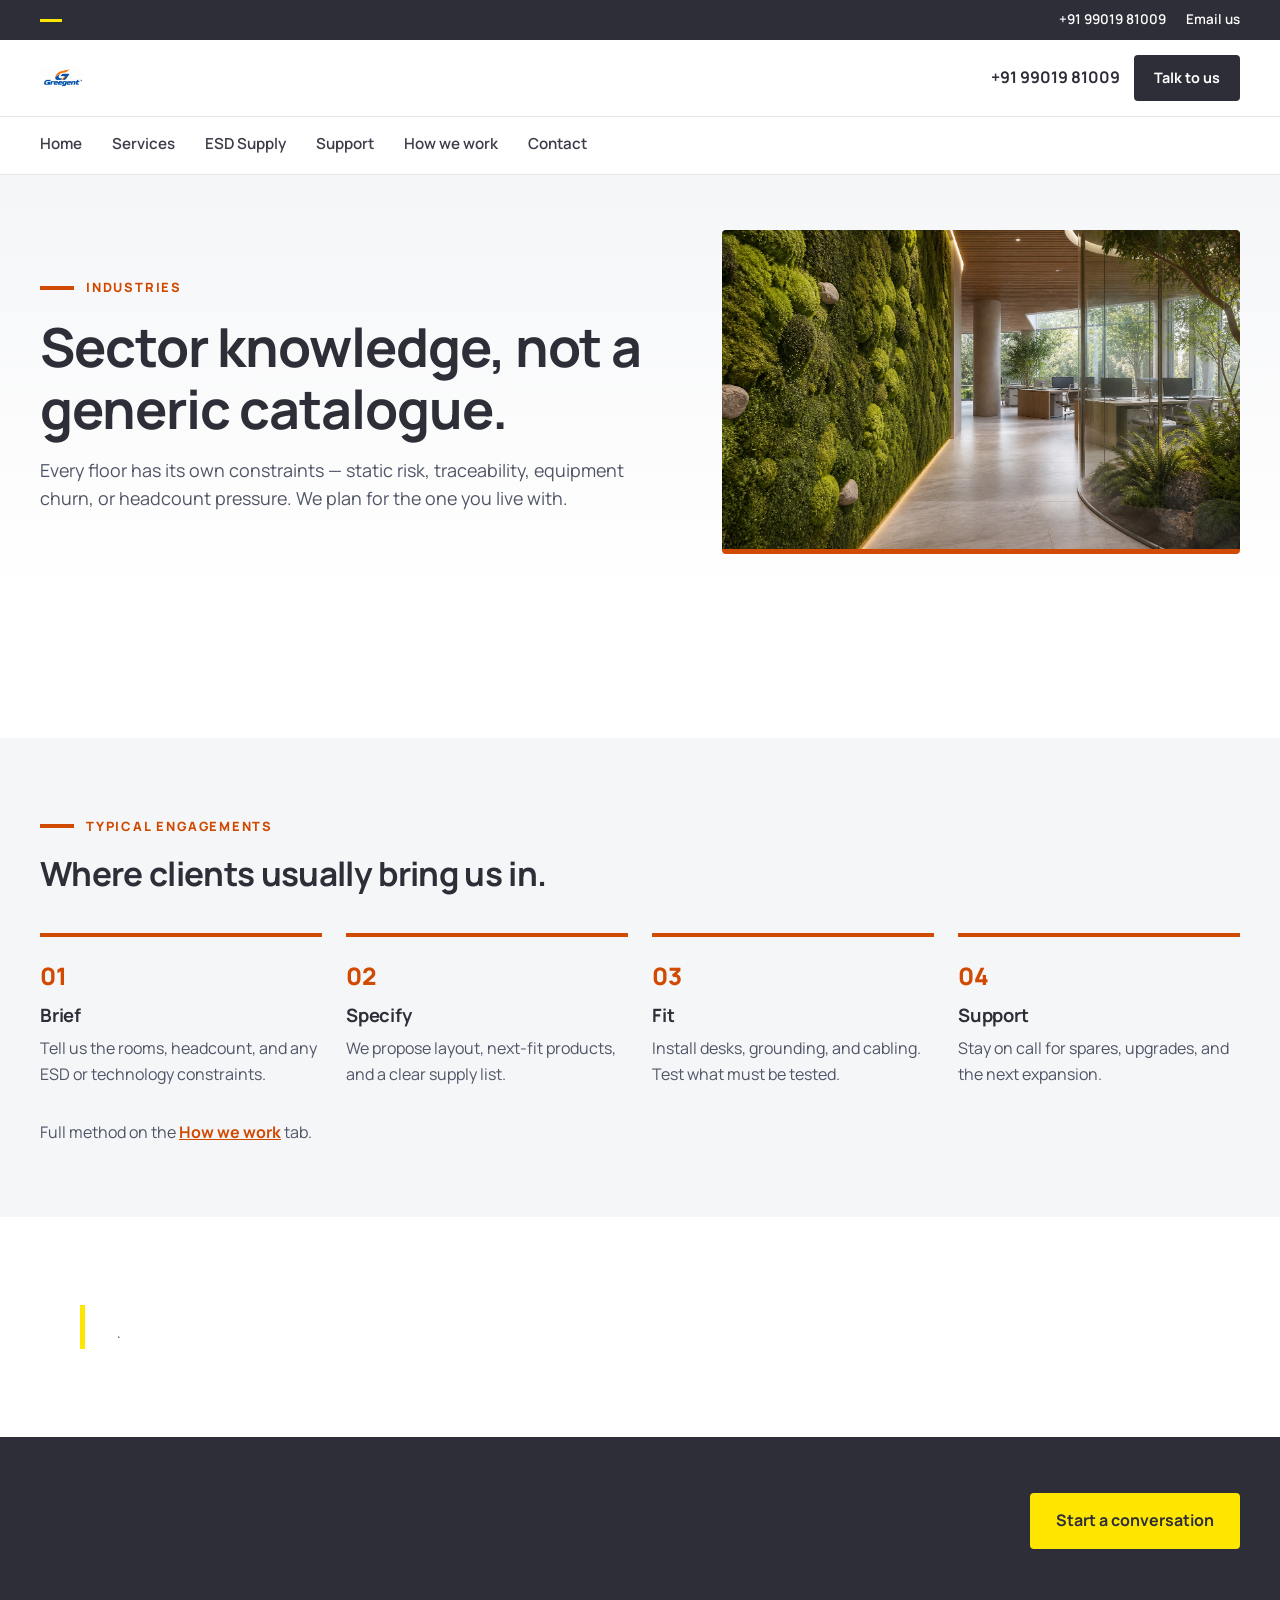
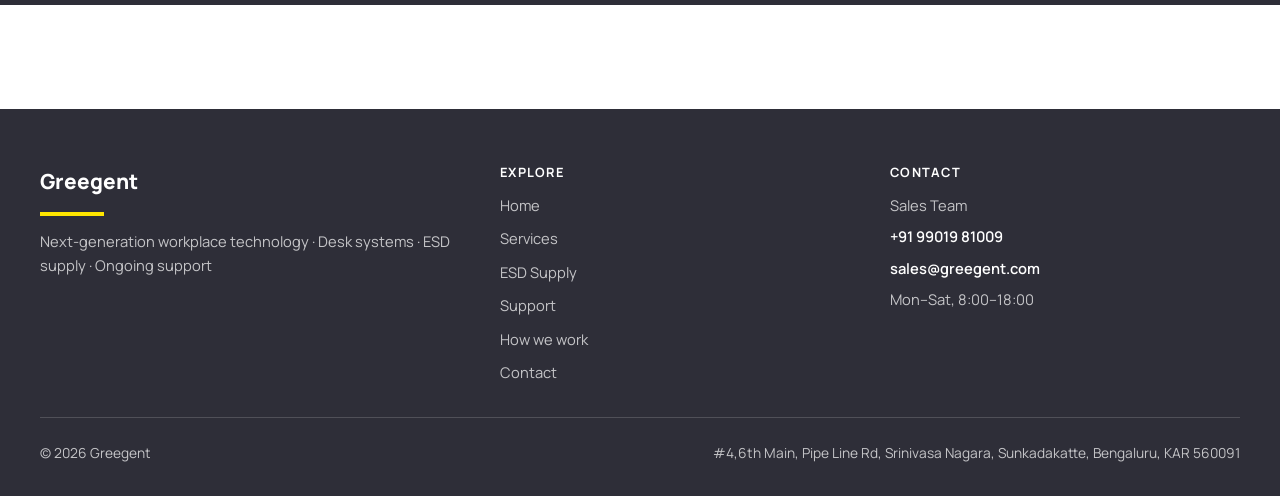
<file: industries.html>
<!DOCTYPE html>
<html lang="en">
  <head>
    <meta charset="UTF-8" />
    <meta name="viewport" content="width=device-width, initial-scale=1.0" />
    <meta name="description" content="Industries served: electronics, medical devices, research labs, aerospace, IT services, and education." />
    <title>Industries — Greegent Engineering Solutions</title>
    <link rel="preconnect" href="https://fonts.googleapis.com" />
    <link rel="preconnect" href="https://fonts.gstatic.com" crossorigin />
    <link href="https://fonts.googleapis.com/css2?family=Manrope:wght@400;500;600;700;800&display=swap" rel="stylesheet" />
    <link rel="stylesheet" href="css/styles.css" />
    <link rel="icon" type="image/png" href="images/GreegentLogo.jpeg">
  </head>
  <body data-page="industries">
    <header class="site-header">
      <div class="top-strip">
        <div class="wrap top-strip-inner">
          <p class="strip-promise" data-promise>Workplace engineering, delivered</p>
          <div class="strip-links">
            <a data-phone-link href="tel:+15550102400"><span data-phone>+1 555 010 2400</span></a>
            <a data-email-link href="mailto:hello@Greegent-solutions.example">Email us</a>
          </div>
        </div>
      </div>
      <div class="wrap header-inner">
        <a class="logo" href="index.html">
           <img src="images/GreegentLogo.jpeg" alt="Greegent" class="logo-image">
        </a>
        <div class="header-actions">
          <a class="header-phone" data-phone-link href="tel:+15550102400"><span data-phone>+1 555 010 2400</span></a>
          <a class="btn btn-small" href="contact.html">Talk to us</a>
          <button class="nav-toggle" type="button" data-nav-toggle aria-expanded="false" aria-controls="site-tabs" aria-label="Menu">
            <span></span><span></span><span></span>
          </button>
        </div>
      </div>
      <nav class="tab-bar" id="site-tabs" aria-label="Site tabs">
        <div class="wrap">
          <ul data-nav>
            <li><a class="tab-link" href="index.html">Home</a></li>
            <li><a class="tab-link" href="services.html">Services</a></li>
            <li><a class="tab-link is-active" href="industries.html" aria-current="page">Industries</a></li>
            <li><a class="tab-link" href="esd.html">ESD Supply</a></li>
            <li><a class="tab-link" href="support.html">Support</a></li>
            <li><a class="tab-link" href="how-we-work.html">How we work</a></li>
            <li><a class="tab-link" href="contact.html">Contact</a></li>
          </ul>
        </div>
      </nav>
    </header>

    <main>
      <section class="page-hero">
        <div class="wrap page-hero-grid">
          <div>
            <p class="eyebrow">Industries</p>
            <h1>Sector knowledge, not a generic catalogue.</h1>
            <p class="lede">Every floor has its own constraints — static risk, traceability, equipment churn, or headcount pressure. We plan for the one you live with.</p>
          </div>
          <img data-img="industries" src="images/gallery-biophilic.png" alt="Modern workplace interior" />
        </div>
      </section>

      <section class="section">
        <div class="wrap">
          <div class="card-grid grid-3" data-industries></div>
        </div>
      </section>

      <section class="section section-tint">
        <div class="wrap">
          <header class="section-head">
            <p class="eyebrow">Typical engagements</p>
            <h2>Where clients usually bring us in.</h2>
          </header>
          <ol class="process" data-process></ol>
          <p class="page-cta">Full method on the <a href="how-we-work.html">How we work</a> tab.</p>
        </div>
      </section>

      <section class="section">
        <div class="wrap">
          <figure class="quote">
            <blockquote data-quote-text></blockquote>
            <figcaption><strong data-quote-author></strong> · <span data-quote-org></span></figcaption>
          </figure>
        </div>
      </section>

      <section class="cta">
        <div class="wrap cta-inner">
          <div>
            <h2 data-cta-heading></h2>
            <p data-cta-text></p>
          </div>
          <a class="btn btn-yellow" href="contact.html"><span data-cta-button>Start a conversation</span></a>
        </div>
      </section>

      <nav class="pager-section" aria-label="Page navigation">
        <div class="wrap pager" data-pager></div>
      </nav>
    </main>

    <footer class="site-footer">
      <div class="wrap">
        <div class="footer-top">
          <div class="footer-brand">
            <strong data-company>Greegent</strong>
            <div class="footer-rule"></div>
            <p data-footer-note></p>
          </div>
          <div class="footer-col">
            <h4>Explore</h4>
            <ul class="footer-tabs" data-footer-nav></ul>
          </div>
          <div class="footer-col">
            <h4>Contact</h4>
            <div class="footer-contact">
              <span data-person-name></span>
              <a data-phone-link href="tel:+15550102400"><span data-phone></span></a>
              <a data-email-link href="mailto:hello@Greegent-solutions.example"><span data-email></span></a>
              <span data-hours></span>
            </div>
          </div>
        </div>
        <div class="footer-bottom">
          <p>© <span data-year>2026</span> <span data-legal>Greegent Engineering Solutions</span></p>
          <p><span data-address></span>, <span data-city></span></p>
        </div>
      </div>
    </footer>

    <script src="js/site-config.js"></script>
    <script src="js/app.js"></script>
  </body>
</html>
</file>
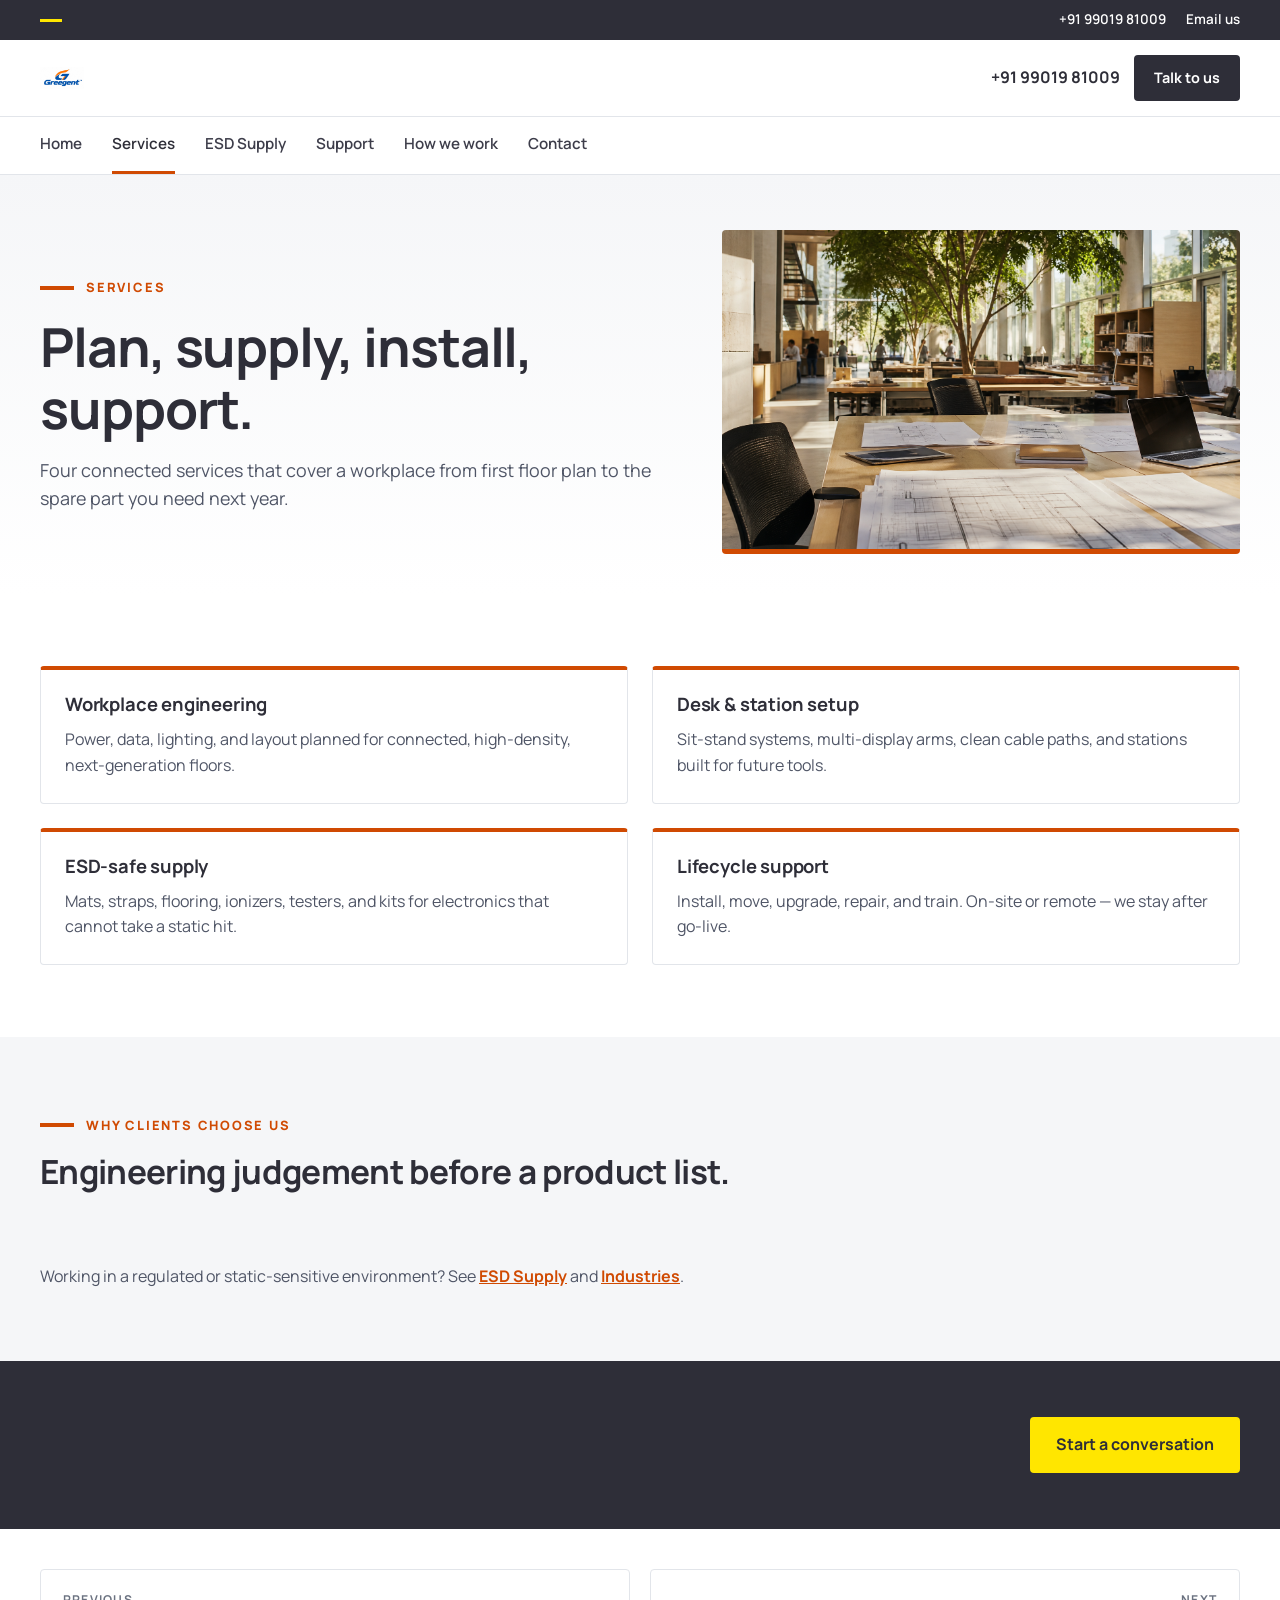
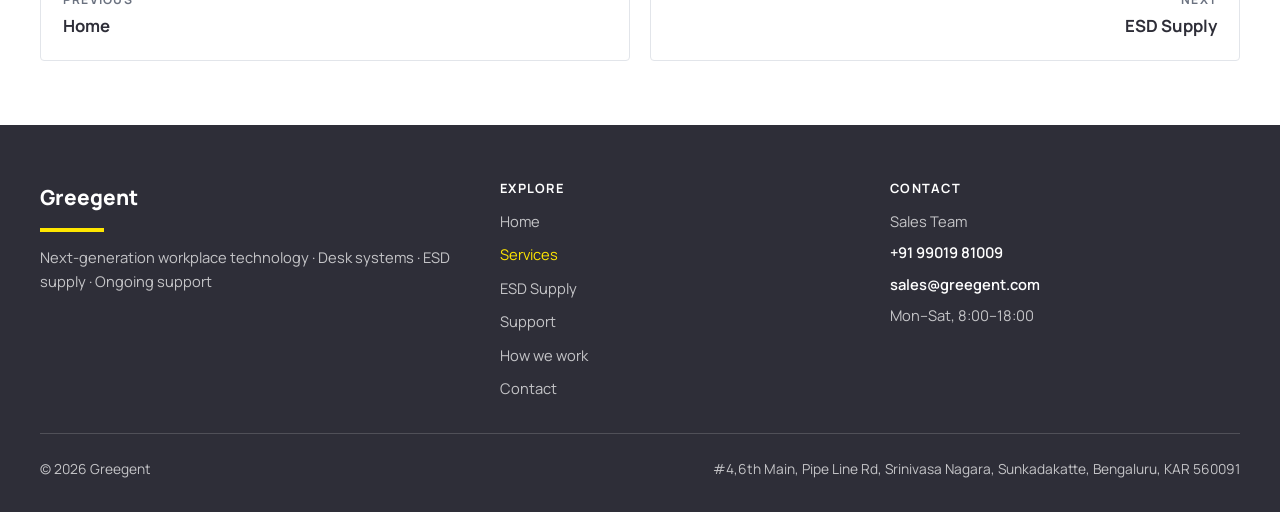
<file: services.html>
<!DOCTYPE html>
<html lang="en">
  <head>
    <meta charset="UTF-8" />
    <meta name="viewport" content="width=device-width, initial-scale=1.0" />
    <meta name="description" content="Workplace engineering, desk and station setup, ESD-safe supply, and lifecycle support." />
    <title>Services — Greegent Engineering Solutions</title>
    <link rel="preconnect" href="https://fonts.googleapis.com" />
    <link rel="preconnect" href="https://fonts.gstatic.com" crossorigin />
    <link href="https://fonts.googleapis.com/css2?family=Manrope:wght@400;500;600;700;800&display=swap" rel="stylesheet" />
    <link rel="stylesheet" href="css/styles.css" />
    <link rel="icon" type="image/png" href="images/GreegentLogo.jpeg">
  </head>
  <body data-page="services">
    <header class="site-header">
      <div class="top-strip">
        <div class="wrap top-strip-inner">
          <p class="strip-promise" data-promise>Workplace engineering, delivered</p>
          <div class="strip-links">
            <a data-phone-link href="tel:+15550102400"><span data-phone>+1 555 010 2400</span></a>
            <a data-email-link href="mailto:hello@Greegent-solutions.example">Email us</a>
          </div>
        </div>
      </div>
      <div class="wrap header-inner">
        <a class="logo" href="index.html">
           <img src="images/GreegentLogo.jpeg" alt="Greegent" class="logo-image">
        </a>
        <div class="header-actions">
          <a class="header-phone" data-phone-link href="tel:+15550102400"><span data-phone>+1 555 010 2400</span></a>
          <a class="btn btn-small" href="contact.html">Talk to us</a>
          <button class="nav-toggle" type="button" data-nav-toggle aria-expanded="false" aria-controls="site-tabs" aria-label="Menu">
            <span></span><span></span><span></span>
          </button>
        </div>
      </div>
      <nav class="tab-bar" id="site-tabs" aria-label="Site tabs">
        <div class="wrap">
          <ul data-nav>
            <li><a class="tab-link" href="index.html">Home</a></li>
            <li><a class="tab-link is-active" href="services.html" aria-current="page">Services</a></li>
            <li><a class="tab-link" href="industries.html">Industries</a></li>
            <li><a class="tab-link" href="esd.html">ESD Supply</a></li>
            <li><a class="tab-link" href="support.html">Support</a></li>
            <li><a class="tab-link" href="how-we-work.html">How we work</a></li>
            <li><a class="tab-link" href="contact.html">Contact</a></li>
          </ul>
        </div>
      </nav>
    </header>

    <main>
      <section class="page-hero">
        <div class="wrap page-hero-grid">
          <div>
            <p class="eyebrow">Services</p>
            <h1>Plan, supply, install, support.</h1>
            <p class="lede">Four connected services that cover a workplace from first floor plan to the spare part you need next year.</p>
          </div>
          <img data-img="services" src="images/services-planning.png" alt="Planning a workplace layout in natural light" />
        </div>
      </section>

      <section class="section">
        <div class="wrap">
          <div class="card-grid" data-services></div>
        </div>
      </section>

      <section class="section section-tint">
        <div class="wrap">
          <header class="section-head">
            <p class="eyebrow">Why clients choose us</p>
            <h2>Engineering judgement before a product list.</h2>
          </header>
          <div class="card-grid grid-4" data-differentiators></div>
          <p class="page-cta">Working in a regulated or static-sensitive environment? See <a href="esd.html">ESD Supply</a> and <a href="industries.html">Industries</a>.</p>
        </div>
      </section>

      <section class="cta">
        <div class="wrap cta-inner">
          <div>
            <h2 data-cta-heading></h2>
            <p data-cta-text></p>
          </div>
          <a class="btn btn-yellow" href="contact.html"><span data-cta-button>Start a conversation</span></a>
        </div>
      </section>

      <nav class="pager-section" aria-label="Page navigation">
        <div class="wrap pager" data-pager></div>
      </nav>
    </main>

    <footer class="site-footer">
      <div class="wrap">
        <div class="footer-top">
          <div class="footer-brand">
            <strong data-company>Greegent</strong>
            <div class="footer-rule"></div>
            <p data-footer-note></p>
          </div>
          <div class="footer-col">
            <h4>Explore</h4>
            <ul class="footer-tabs" data-footer-nav></ul>
          </div>
          <div class="footer-col">
            <h4>Contact</h4>
            <div class="footer-contact">
              <span data-person-name></span>
              <a data-phone-link href="tel:+15550102400"><span data-phone></span></a>
              <a data-email-link href="mailto:hello@Greegent-solutions.example"><span data-email></span></a>
              <span data-hours></span>
            </div>
          </div>
        </div>
        <div class="footer-bottom">
          <p>© <span data-year>2026</span> <span data-legal>Greegent Engineering Solutions</span></p>
          <p><span data-address></span>, <span data-city></span></p>
        </div>
      </div>
    </footer>

    <script src="js/site-config.js"></script>
    <script src="js/app.js"></script>
  </body>
</html>
</file>
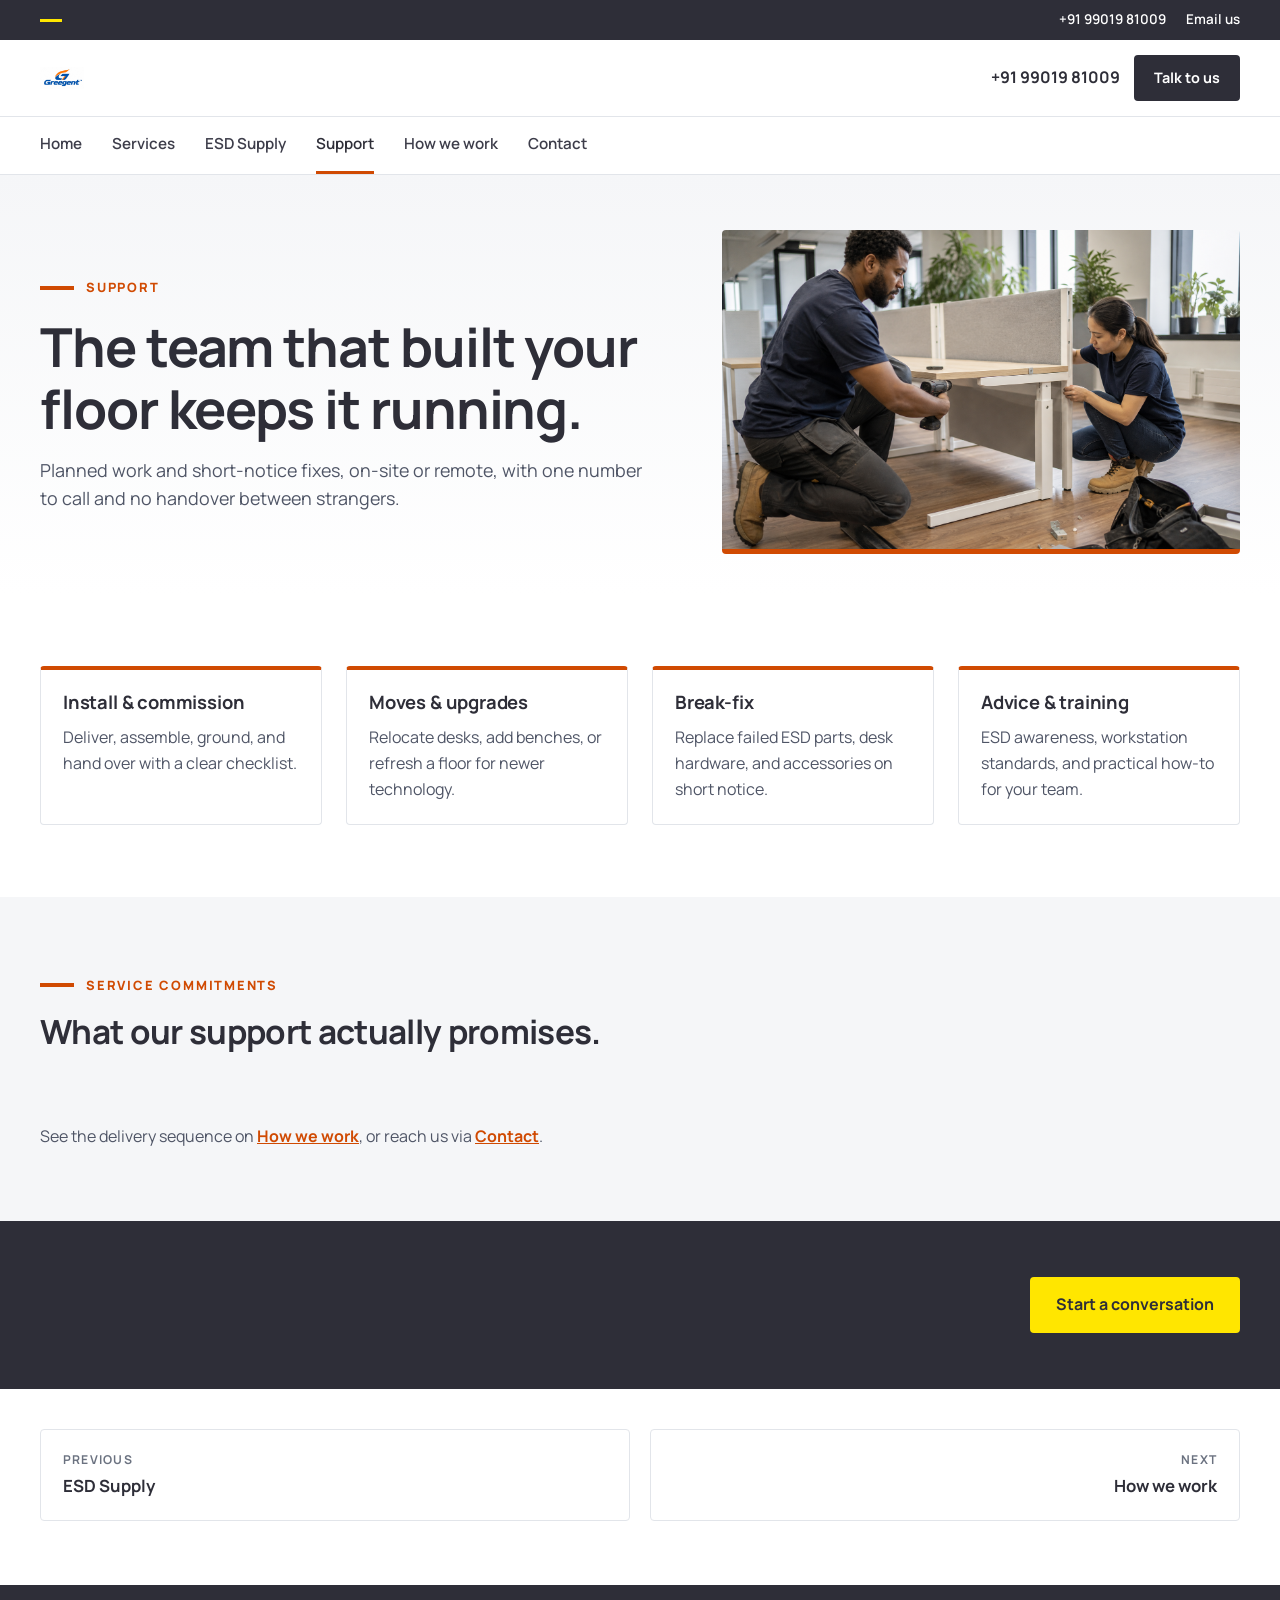
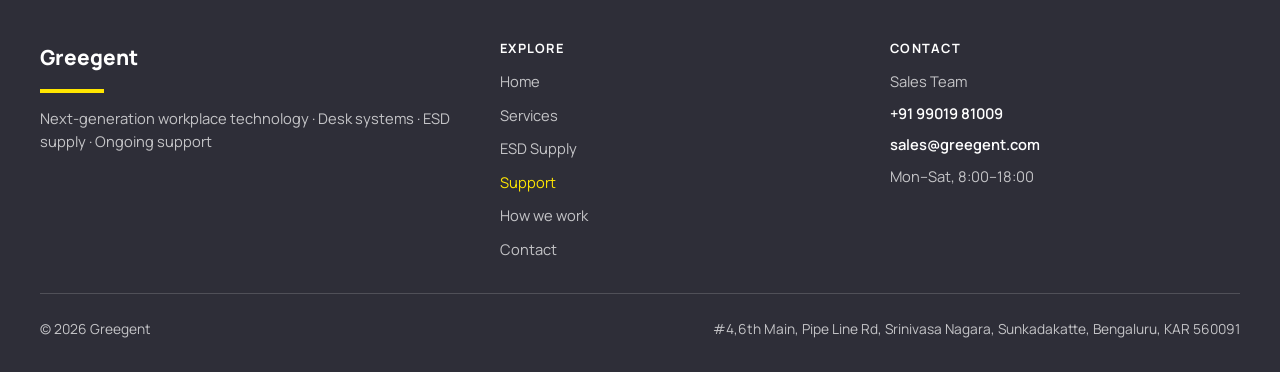
<file: support.html>
<!DOCTYPE html>
<html lang="en">
  <head>
    <meta charset="UTF-8" />
    <meta name="viewport" content="width=device-width, initial-scale=1.0" />
    <meta name="description" content="Support: install and commissioning, moves and upgrades, break-fix, advice and training." />
    <title>Support — Greegent Engineering Solutions</title>
    <link rel="preconnect" href="https://fonts.googleapis.com" />
    <link rel="preconnect" href="https://fonts.gstatic.com" crossorigin />
    <link href="https://fonts.googleapis.com/css2?family=Manrope:wght@400;500;600;700;800&display=swap" rel="stylesheet" />
    <link rel="stylesheet" href="css/styles.css" />
    <link rel="icon" type="image/png" href="images/GreegentLogo.jpeg">
  </head>
  <body data-page="support">
    <header class="site-header">
      <div class="top-strip">
        <div class="wrap top-strip-inner">
          <p class="strip-promise" data-promise>Workplace engineering, delivered</p>
          <div class="strip-links">
            <a data-phone-link href="tel:+15550102400"><span data-phone>+1 555 010 2400</span></a>
            <a data-email-link href="mailto:hello@Greegent-solutions.example">Email us</a>
          </div>
        </div>
      </div>
      <div class="wrap header-inner">
        <a class="logo" href="index.html">
           <img src="images/GreegentLogo.jpeg" alt="Greegent" class="logo-image">
        </a>
        <div class="header-actions">
          <a class="header-phone" data-phone-link href="tel:+15550102400"><span data-phone>+1 555 010 2400</span></a>
          <a class="btn btn-small" href="contact.html">Talk to us</a>
          <button class="nav-toggle" type="button" data-nav-toggle aria-expanded="false" aria-controls="site-tabs" aria-label="Menu">
            <span></span><span></span><span></span>
          </button>
        </div>
      </div>
      <nav class="tab-bar" id="site-tabs" aria-label="Site tabs">
        <div class="wrap">
          <ul data-nav>
            <li><a class="tab-link" href="index.html">Home</a></li>
            <li><a class="tab-link" href="services.html">Services</a></li>
            <li><a class="tab-link" href="industries.html">Industries</a></li>
            <li><a class="tab-link" href="esd.html">ESD Supply</a></li>
            <li><a class="tab-link is-active" href="support.html" aria-current="page">Support</a></li>
            <li><a class="tab-link" href="how-we-work.html">How we work</a></li>
            <li><a class="tab-link" href="contact.html">Contact</a></li>
          </ul>
        </div>
      </nav>
    </header>

    <main>
      <section class="page-hero">
        <div class="wrap page-hero-grid">
          <div>
            <p class="eyebrow">Support</p>
            <h1>The team that built your floor keeps it running.</h1>
            <p class="lede">Planned work and short-notice fixes, on-site or remote, with one number to call and no handover between strangers.</p>
          </div>
          <img data-img="support" src="images/support-install.png" alt="Technicians installing a desk system" />
        </div>
      </section>

      <section class="section">
        <div class="wrap">
          <div class="card-grid grid-4" data-support></div>
        </div>
      </section>

      <section class="section section-tint">
        <div class="wrap">
          <header class="section-head">
            <p class="eyebrow">Service commitments</p>
            <h2>What our support actually promises.</h2>
          </header>
          <div class="outcome-grid" data-outcomes></div>
          <p class="page-cta">See the delivery sequence on <a href="how-we-work.html">How we work</a>, or reach us via <a href="contact.html">Contact</a>.</p>
        </div>
      </section>

      <section class="cta">
        <div class="wrap cta-inner">
          <div>
            <h2 data-cta-heading></h2>
            <p data-cta-text></p>
          </div>
          <a class="btn btn-yellow" href="contact.html"><span data-cta-button>Start a conversation</span></a>
        </div>
      </section>

      <nav class="pager-section" aria-label="Page navigation">
        <div class="wrap pager" data-pager></div>
      </nav>
    </main>

    <footer class="site-footer">
      <div class="wrap">
        <div class="footer-top">
          <div class="footer-brand">
            <strong data-company>Greegent</strong>
            <div class="footer-rule"></div>
            <p data-footer-note></p>
          </div>
          <div class="footer-col">
            <h4>Explore</h4>
            <ul class="footer-tabs" data-footer-nav></ul>
          </div>
          <div class="footer-col">
            <h4>Contact</h4>
            <div class="footer-contact">
              <span data-person-name></span>
              <a data-phone-link href="tel:+15550102400"><span data-phone></span></a>
              <a data-email-link href="mailto:hello@Greegent-solutions.example"><span data-email></span></a>
              <span data-hours></span>
            </div>
          </div>
        </div>
        <div class="footer-bottom">
          <p>© <span data-year>2026</span> <span data-legal>Greegent Engineering Solutions</span></p>
          <p><span data-address></span>, <span data-city></span></p>
        </div>
      </div>
    </footer>

    <script src="js/site-config.js"></script>
    <script src="js/app.js"></script>
  </body>
</html>
</file>
<file: css/styles.css>
/* ============================================================
   DESIGN SYSTEM
   Palette inspired by professional services brands:
   ============================================================ */

:root {
  --ink: #2e2e38;
  --ink-soft: #3d3d4a;
  --body: #4f5566;
  --muted: #6b7280;
  --line: #e2e5ea;
  --page: #ffffff;
  --tint: #f5f6f8;
  --tint-2: #eef1f5;

  --orange: #d04a02;
  --red: #e0301e;
  --yellow: #ffe600;
  --green: #86bc25;
  --blue: #0076a8;

  --accent: var(--orange);
  --radius: 4px;
  --shadow: 0 1px 2px rgba(46, 46, 56, 0.06), 0 12px 28px rgba(46, 46, 56, 0.08);
  --shadow-lift: 0 2px 4px rgba(46, 46, 56, 0.08), 0 20px 44px rgba(46, 46, 56, 0.14);
  --font: "Manrope", system-ui, -apple-system, "Segoe UI", sans-serif;
}

*,
*::before,
*::after {
  box-sizing: border-box;
}

html {
  scroll-behavior: smooth;
}

body {
  margin: 0;
  font-family: var(--font);
  color: var(--body);
  background: var(--page);
  line-height: 1.6;
  -webkit-font-smoothing: antialiased;
}

img {
  max-width: 100%;
}

code {
  background: var(--tint-2);
  padding: 2px 6px;
  border-radius: 3px;
  color: var(--ink);
  font-size: 0.9em;
}

.wrap {
  width: min(1200px, calc(100% - 48px));
  margin-inline: auto;
}

h1,
h2,
h3,
h4 {
  color: var(--ink);
  font-weight: 700;
  line-height: 1.15;
  letter-spacing: -0.02em;
  margin: 0;
}

h1 {
  font-size: clamp(2.1rem, 4.2vw, 3.5rem);
}

h2 {
  font-size: clamp(1.6rem, 2.6vw, 2.3rem);
}

h3 {
  font-size: 1.15rem;
  letter-spacing: -0.01em;
}

p {
  margin: 0;
}

/* ---------- accent helpers ---------- */
.accent-orange {
  --accent: var(--orange);
}
.accent-red {
  --accent: var(--red);
}
.accent-yellow {
  --accent: var(--yellow);
}
.accent-green {
  --accent: var(--green);
}
.accent-blue {
  --accent: var(--blue);
}

/* ---------- header ---------- */
.site-header {
  position: sticky;
  top: 0;
  z-index: 30;
  background: var(--page);
  box-shadow: 0 1px 0 var(--line);
}

.top-strip {
  background: var(--ink);
  color: #fff;
}

.top-strip-inner {
  display: flex;
  align-items: center;
  justify-content: space-between;
  gap: 20px;
  min-height: 40px;
  font-size: 0.84rem;
}

.strip-promise {
  display: flex;
  align-items: center;
  gap: 10px;
  color: rgba(255, 255, 255, 0.82);
  letter-spacing: 0.02em;
}

.strip-promise::before {
  content: "";
  width: 22px;
  height: 3px;
  background: var(--yellow);
}

.strip-links {
  display: flex;
  gap: 20px;
}

.strip-links a {
  color: #fff;
  text-decoration: none;
  font-weight: 600;
}

.strip-links a:hover {
  color: var(--yellow);
}

.header-inner {
  display: flex;
  align-items: center;
  justify-content: space-between;
  gap: 24px;
  min-height: 76px;
}

/* ---------- logo ---------- */
.logo {
  display: flex;
  align-items: center;
  justify-content: flex-start;
  width: 44px;
  height: 44px;
  flex: 0 0 44px;
  overflow: hidden;
  text-decoration: none;
}

.logo-image {
  display: block;
  width: 44px;
  height: 44px;
  max-width: none;
  max-height: none;
  object-fit: contain;
  flex: 0 0 44px;
}

.header-actions {
  display: flex;
  align-items: center;
  gap: 14px;
}

.header-phone {
  color: var(--ink);
  text-decoration: none;
  font-weight: 700;
}

.header-phone:hover {
  color: var(--orange);
}

.nav-toggle {
  display: none;
  width: 44px;
  height: 40px;
  border: 1px solid var(--line);
  border-radius: var(--radius);
  background: #fff;
  cursor: pointer;
}

.nav-toggle span {
  display: block;
  width: 18px;
  height: 2px;
  margin: 4px auto;
  background: var(--ink);
}

/* ---------- tabs ---------- */
.tab-bar {
  border-top: 1px solid var(--line);
  background: var(--page);
}

.tab-bar ul {
  display: flex;
  gap: 30px;
  list-style: none;
  margin: 0;
  padding: 0;
  overflow-x: auto;
  scrollbar-width: none;
}

.tab-bar ul::-webkit-scrollbar {
  display: none;
}

.tab-link {
  display: inline-flex;
  align-items: center;
  padding: 15px 0;
  color: var(--ink-soft);
  text-decoration: none;
  font-size: 0.95rem;
  font-weight: 600;
  white-space: nowrap;
  border-bottom: 3px solid transparent;
}

.tab-link:hover {
  color: var(--orange);
}

.tab-link.is-active {
  color: var(--ink);
  border-bottom-color: var(--orange);
}

/* ---------- buttons ---------- */
.btn {
  display: inline-flex;
  align-items: center;
  gap: 10px;
  padding: 13px 24px;
  border: 2px solid var(--ink);
  border-radius: var(--radius);
  background: var(--ink);
  color: #fff;
  font: inherit;
  font-weight: 700;
  text-decoration: none;
  cursor: pointer;
}

.btn:hover {
  background: var(--orange);
  border-color: var(--orange);
}

.btn-small {
  padding: 9px 18px;
  font-size: 0.9rem;
}

.btn-ghost {
  background: transparent;
  color: var(--ink);
}

.btn-ghost:hover {
  background: var(--ink);
  color: #fff;
  border-color: var(--ink);
}

.btn-yellow {
  background: var(--yellow);
  border-color: var(--yellow);
  color: var(--ink);
}

.btn-yellow:hover {
  background: #fff;
  border-color: #fff;
  color: var(--ink);
}

/* ---------- hero ---------- */
.hero {
  padding: 64px 0 8px;
  background: linear-gradient(180deg, var(--tint) 0%, var(--page) 100%);
}

.hero-grid {
  display: grid;
  grid-template-columns: 1.05fr 0.95fr;
  gap: 56px;
  align-items: center;
}

.eyebrow {
  display: inline-flex;
  align-items: center;
  gap: 12px;
  margin-bottom: 18px;
  color: var(--orange);
  font-size: 0.8rem;
  font-weight: 800;
  letter-spacing: 0.14em;
  text-transform: uppercase;
}

.eyebrow::before {
  content: "";
  width: 34px;
  height: 4px;
  background: var(--orange);
}

.lede {
  margin-top: 20px;
  font-size: 1.12rem;
  max-width: 56ch;
}

.hero-actions {
  display: flex;
  flex-wrap: wrap;
  gap: 14px;
  margin-top: 30px;
}

.hero-media {
  position: relative;
}

.hero-media img {
  display: block;
  width: 100%;
  aspect-ratio: 4 / 3;
  object-fit: cover;
  border-radius: var(--radius);
  position: relative;
  z-index: 1;
}

.hero-media::before {
  content: "";
  position: absolute;
  left: -18px;
  bottom: -18px;
  width: 58%;
  height: 58%;
  background: var(--yellow);
  border-radius: var(--radius);
}

.hero-tag {
  position: absolute;
  z-index: 2;
  right: 18px;
  bottom: 18px;
  max-width: 240px;
  padding: 16px 18px;
  background: #fff;
  border-left: 4px solid var(--green);
  box-shadow: var(--shadow);
}

.hero-tag strong {
  display: block;
  color: var(--ink);
  font-size: 1.05rem;
}

.hero-tag span {
  font-size: 0.86rem;
  color: var(--muted);
}

/* ---------- numbers band ---------- */
.stat-band {
  background: var(--ink);
  color: #fff;
  padding: 40px 0;
}

.stat-grid {
  display: grid;
  grid-template-columns: repeat(4, 1fr);
  gap: 28px;
  margin: 0;
}

.stat {
  padding-left: 18px;
  border-left: 3px solid var(--yellow);
}

.stat:nth-child(2) {
  border-left-color: var(--green);
}

.stat:nth-child(3) {
  border-left-color: var(--blue);
}

.stat:nth-child(4) {
  border-left-color: var(--orange);
}

.stat dt {
  font-size: 2.1rem;
  font-weight: 800;
  letter-spacing: -0.03em;
  color: #fff;
}

.stat dd {
  margin: 6px 0 0;
  color: rgba(255, 255, 255, 0.76);
  font-size: 0.92rem;
}

/* ---------- sections ---------- */
.section {
  padding: 72px 0;
}

.section-tint {
  background: var(--tint);
}

.section-head {
  max-width: 720px;
  margin-bottom: 40px;
}

.section-head h2 + p {
  margin-top: 14px;
  font-size: 1.05rem;
}

.page-hero {
  padding: 56px 0 40px;
  background: linear-gradient(180deg, var(--tint) 0%, var(--page) 100%);
}

.page-hero .lede {
  margin-top: 16px;
}

.page-hero-grid {
  display: grid;
  grid-template-columns: 1.1fr 0.9fr;
  gap: 48px;
  align-items: center;
}

.page-hero-grid img {
  display: block;
  width: 100%;
  aspect-ratio: 16 / 10;
  object-fit: cover;
  border-radius: var(--radius);
  border-bottom: 5px solid var(--orange);
}

/* ---------- cards ---------- */
.card-grid {
  display: grid;
  grid-template-columns: repeat(2, 1fr);
  gap: 24px;
}

.grid-3 {
  grid-template-columns: repeat(3, 1fr);
}

.grid-4 {
  grid-template-columns: repeat(4, 1fr);
}

.card,
.jump-card {
  display: flex;
  flex-direction: column;
  background: #fff;
  border: 1px solid var(--line);
  border-top: 4px solid var(--accent);
  border-radius: var(--radius);
  overflow: hidden;
  text-decoration: none;
  transition: box-shadow 0.2s ease, transform 0.2s ease;
}

.card:hover,
.jump-card:hover {
  box-shadow: var(--shadow-lift);
  transform: translateY(-3px);
}

.card img,
.jump-card img {
  display: block;
  width: 100%;
  aspect-ratio: 16 / 9;
  object-fit: cover;
}

.card-body {
  padding: 24px;
  display: grid;
  gap: 12px;
  align-content: start;
}

.card-compact .card-body {
  padding: 22px;
}

.card-plain {
  border-top-color: var(--line);
  border-left: 4px solid var(--accent);
}

.card-points {
  margin: 4px 0 0;
  padding: 0;
  list-style: none;
  display: grid;
  gap: 8px;
}

.card-points li {
  position: relative;
  padding-left: 20px;
  font-size: 0.94rem;
}

.card-points li::before {
  content: "";
  position: absolute;
  left: 0;
  top: 9px;
  width: 9px;
  height: 9px;
  background: var(--accent);
}

.card-link {
  margin-top: 4px;
  color: var(--ink);
  font-weight: 700;
  font-size: 0.92rem;
}

.card-link::after {
  content: " →";
  color: var(--accent);
}

/* ---------- outcomes ---------- */
.outcome-grid {
  display: grid;
  grid-template-columns: repeat(3, 1fr);
  gap: 24px;
}

.outcome {
  padding: 26px 24px;
  background: #fff;
  border: 1px solid var(--line);
  border-bottom: 5px solid var(--accent);
}

.outcome strong {
  display: block;
  color: var(--ink);
  font-size: 2rem;
  font-weight: 800;
  letter-spacing: -0.03em;
}

.outcome p {
  margin-top: 8px;
}

/* ---------- process ---------- */
.process {
  list-style: none;
  display: grid;
  grid-template-columns: repeat(4, 1fr);
  gap: 24px;
  margin: 0;
  padding: 0;
}

.step-item {
  padding-top: 20px;
  border-top: 4px solid var(--accent);
  display: grid;
  gap: 10px;
  align-content: start;
}

.step-number {
  color: var(--accent);
  font-size: 1.5rem;
  font-weight: 800;
  letter-spacing: -0.02em;
}

/* ---------- photos ---------- */
.photo-frame {
  margin: 0;
  overflow: hidden;
  border-radius: var(--radius);
}

.photo-frame img {
  display: block;
  width: 100%;
  height: 100%;
  aspect-ratio: 4 / 3;
  object-fit: cover;
}

.photo-gallery {
  display: grid;
  grid-template-columns: repeat(3, 1fr);
  gap: 24px;
}

.photo-split {
  display: grid;
  grid-template-columns: 1.1fr 0.9fr;
  gap: 24px;
}

/* ---------- quote ---------- */
.quote {
  display: grid;
  gap: 20px;
  max-width: 900px;
  padding-left: 32px;
  border-left: 5px solid var(--yellow);
}

.quote blockquote {
  margin: 0;
  color: var(--ink);
  font-size: clamp(1.25rem, 2.2vw, 1.75rem);
  font-weight: 600;
  line-height: 1.35;
  letter-spacing: -0.02em;
}

.quote figcaption {
  font-size: 0.95rem;
}

.quote figcaption strong {
  color: var(--ink);
}

/* ---------- closing call to action ---------- */
.cta {
  background: var(--ink);
  color: #fff;
  padding: 56px 0;
}

.cta-inner {
  display: grid;
  grid-template-columns: 1.4fr auto;
  gap: 32px;
  align-items: center;
}

.cta h2 {
  color: #fff;
  max-width: 24ch;
}

.cta p {
  margin-top: 14px;
  color: rgba(255, 255, 255, 0.78);
  max-width: 52ch;
}

/* ---------- contact ---------- */
.contact-grid {
  display: grid;
  grid-template-columns: 0.9fr 1.1fr;
  gap: 48px;
  align-items: start;
}

.contact-card {
  background: #fff;
  border: 1px solid var(--line);
  border-top: 4px solid var(--orange);
  padding: 28px;
}

.contact-details {
  list-style: none;
  margin: 0;
  padding: 0;
  display: grid;
  gap: 18px;
}

.contact-details li {
  display: grid;
  gap: 4px;
  padding-bottom: 16px;
  border-bottom: 1px solid var(--line);
}

.contact-details li:last-child {
  border-bottom: 0;
  padding-bottom: 0;
}

.contact-details span {
  color: var(--muted);
  font-size: 0.78rem;
  font-weight: 700;
  letter-spacing: 0.1em;
  text-transform: uppercase;
}

.contact-details strong {
  color: var(--ink);
  font-size: 1.05rem;
}

.contact-details a {
  color: inherit;
  text-decoration: none;
}

.contact-details a:hover strong {
  color: var(--orange);
}

.contact-form {
  display: grid;
  gap: 18px;
  padding: 32px;
  background: #fff;
  border: 1px solid var(--line);
  box-shadow: var(--shadow);
}

.form-row {
  display: grid;
  grid-template-columns: 1fr 1fr;
  gap: 18px;
}

.contact-form label {
  display: grid;
  gap: 7px;
  color: var(--ink);
  font-size: 0.9rem;
  font-weight: 600;
}

.contact-form input,
.contact-form select,
.contact-form textarea {
  width: 100%;
  padding: 12px 14px;
  border: 1px solid var(--line);
  border-radius: var(--radius);
  background: #fff;
  color: var(--ink);
  font: inherit;
}

.contact-form input:focus,
.contact-form select:focus,
.contact-form textarea:focus {
  outline: 2px solid var(--orange);
  outline-offset: 1px;
  border-color: var(--orange);
}

.form-note {
  color: var(--muted);
  font-size: 0.86rem;
}

/* ---------- pager ---------- */
.pager-section {
  padding: 40px 0 64px;
}

.pager {
  display: grid;
  grid-template-columns: 1fr 1fr;
  gap: 20px;
}

.pager-link {
  display: grid;
  gap: 4px;
  padding: 20px 22px;
  border: 1px solid var(--line);
  border-radius: var(--radius);
  text-decoration: none;
  background: #fff;
}

.pager-link:hover {
  border-color: var(--orange);
}

.pager-link span {
  color: var(--muted);
  font-size: 0.76rem;
  font-weight: 700;
  letter-spacing: 0.1em;
  text-transform: uppercase;
}

.pager-link strong {
  color: var(--ink);
  font-size: 1.05rem;
}

.pager-next {
  text-align: right;
}

.page-cta {
  margin-top: 32px;
  font-size: 1rem;
}

.page-cta a {
  color: var(--orange);
  font-weight: 700;
}

/* ---------- footer ---------- */
.site-footer {
  background: var(--ink);
  color: rgba(255, 255, 255, 0.72);
  padding: 56px 0 32px;
  font-size: 0.92rem;
}

.footer-top {
  display: grid;
  grid-template-columns: 1.2fr 1fr 1fr;
  gap: 40px;
  padding-bottom: 32px;
  border-bottom: 1px solid rgba(255, 255, 255, 0.16);
}

.footer-brand strong {
  display: block;
  color: #fff;
  font-size: 1.3rem;
  font-weight: 800;
}

.footer-rule {
  width: 64px;
  height: 4px;
  margin: 14px 0;
  background: var(--yellow);
  box-shadow: 0 0 0 0 transparent;
}

.footer-col h4 {
  color: #fff;
  font-size: 0.8rem;
  letter-spacing: 0.1em;
  text-transform: uppercase;
  margin-bottom: 14px;
}

.footer-tabs {
  display: grid;
  gap: 10px;
  list-style: none;
  margin: 0;
  padding: 0;
}

.footer-link {
  color: rgba(255, 255, 255, 0.72);
  text-decoration: none;
}

.footer-link:hover,
.footer-link.is-active {
  color: var(--yellow);
}

.footer-contact {
  display: grid;
  gap: 8px;
}

.footer-contact a {
  color: #fff;
  text-decoration: none;
  font-weight: 600;
}

.footer-bottom {
  display: flex;
  flex-wrap: wrap;
  justify-content: space-between;
  gap: 12px;
  padding-top: 24px;
  font-size: 0.86rem;
}

/* ---------- responsive ---------- */
@media (max-width: 1000px) {
  .stat-grid,
  .grid-4 {
    grid-template-columns: repeat(2, 1fr);
  }

  .process,
  .grid-3,
  .photo-gallery {
    grid-template-columns: repeat(2, 1fr);
  }

  .footer-top {
    grid-template-columns: 1fr 1fr;
  }
}

@media (max-width: 860px) {
  
  .logo {
    width: 34px;
    height: 34px;
    flex-basis: 34px;
  }

  .logo-image {
    width: 34px;
    height: 34px;
    flex-basis: 34px;
  }

  .wrap {
    width: calc(100% - 32px);
  }

  .hero-grid,
  .page-hero-grid,
  .card-grid,
  .grid-3,
  .grid-4,
  .outcome-grid,
  .process,
  .photo-gallery,
  .photo-split,
  .contact-grid,
  .cta-inner,
  .pager,
  .form-row,
  .stat-grid {
    grid-template-columns: 1fr;
  }

  .strip-promise {
    display: none;
  }

  .header-phone {
    display: none;
  }

  .nav-toggle {
    display: block;
  }

  .tab-bar {
    display: none;
  }

  .nav-open .tab-bar {
    display: block;
  }

  .tab-bar ul {
    flex-direction: column;
    gap: 0;
    padding: 8px 0 16px;
  }

  .tab-link {
    padding: 12px 0;
    border-bottom: 1px solid var(--line);
    width: 100%;
  }

  .tab-link.is-active {
    border-bottom-color: var(--orange);
  }

  .hero-media::before {
    display: none;
  }

  .pager-next {
    text-align: left;
  }

  .quote {
    padding-left: 20px;
  }
}

@media (max-width: 400px) {
  .logo {
    width: 30px;
    height: 30px;
    flex-basis: 30px;
  }

  .logo-image {
    width: 30px;
    height: 30px;
    flex-basis: 30px;
  }
}

@media (prefers-reduced-motion: reduce) {
  * {
    transition: none !important;
  }

  html {
    scroll-behavior: auto;
  }
}
</file>
